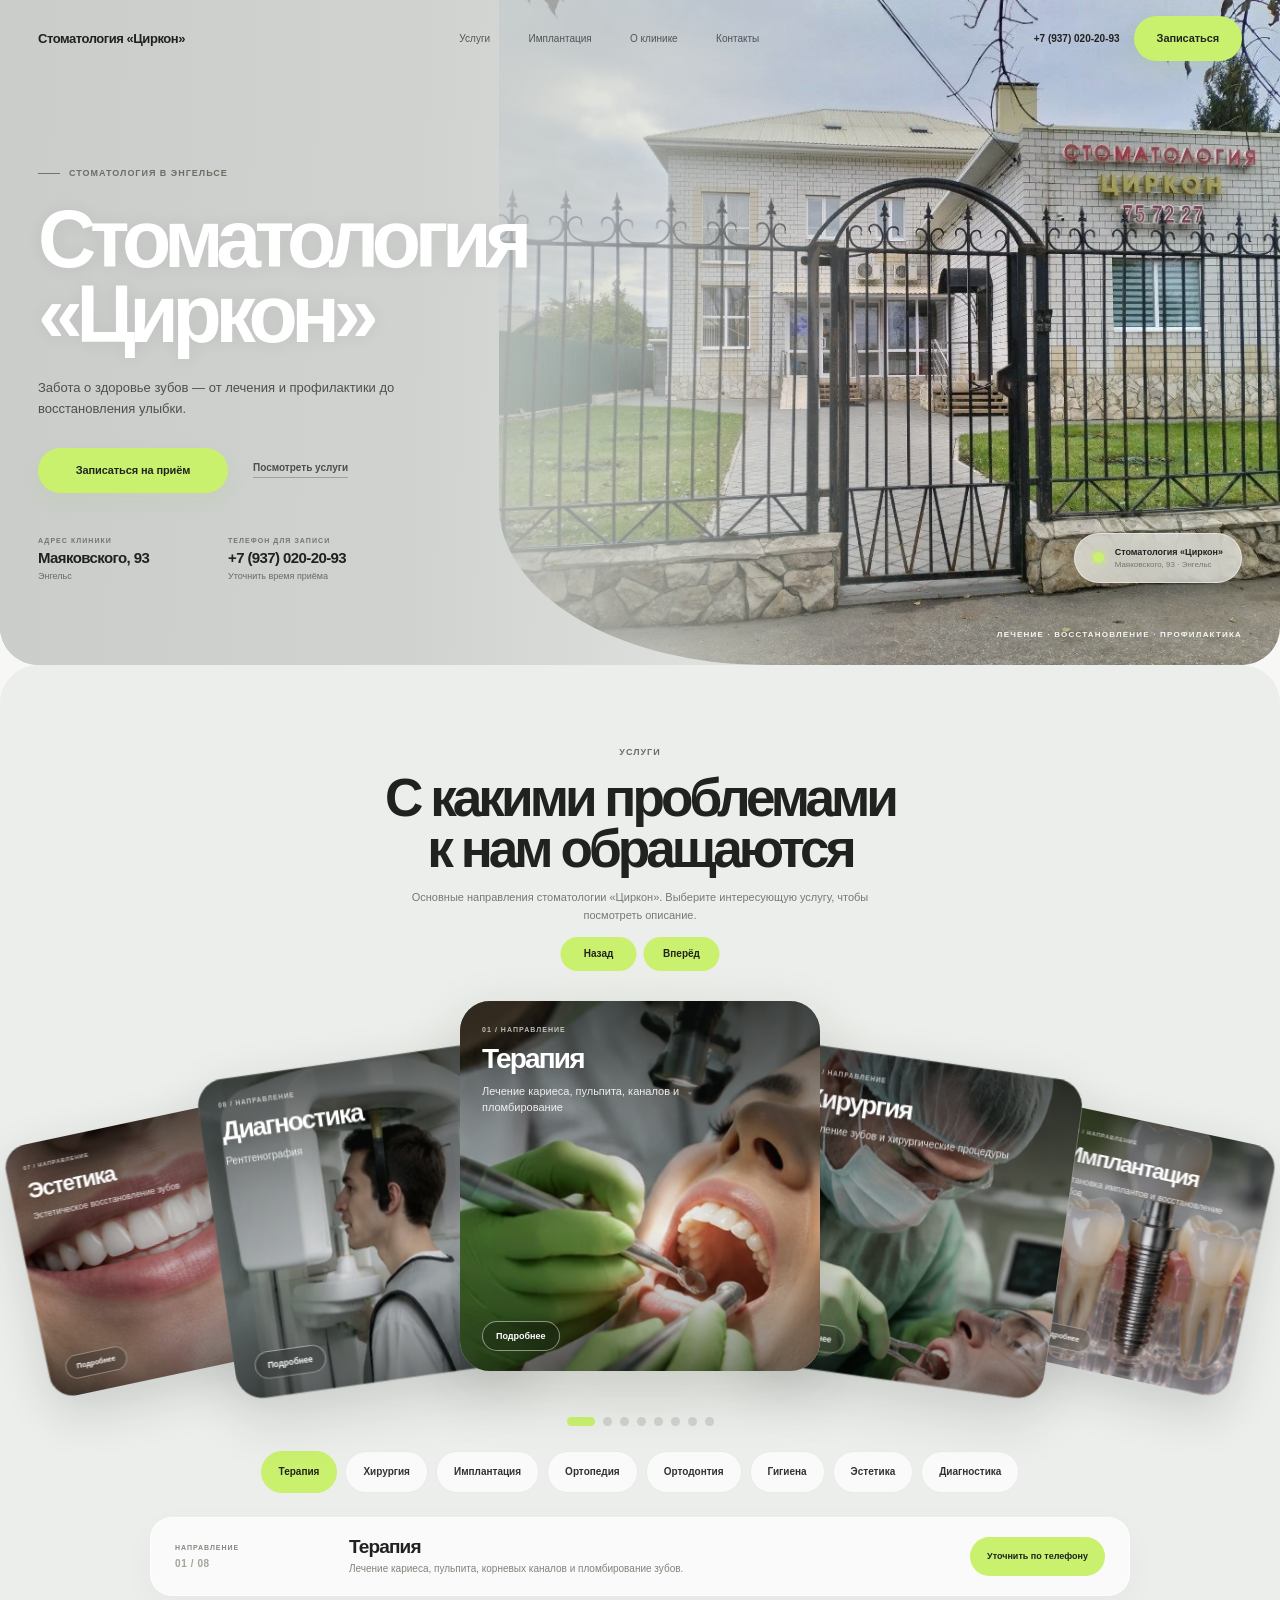
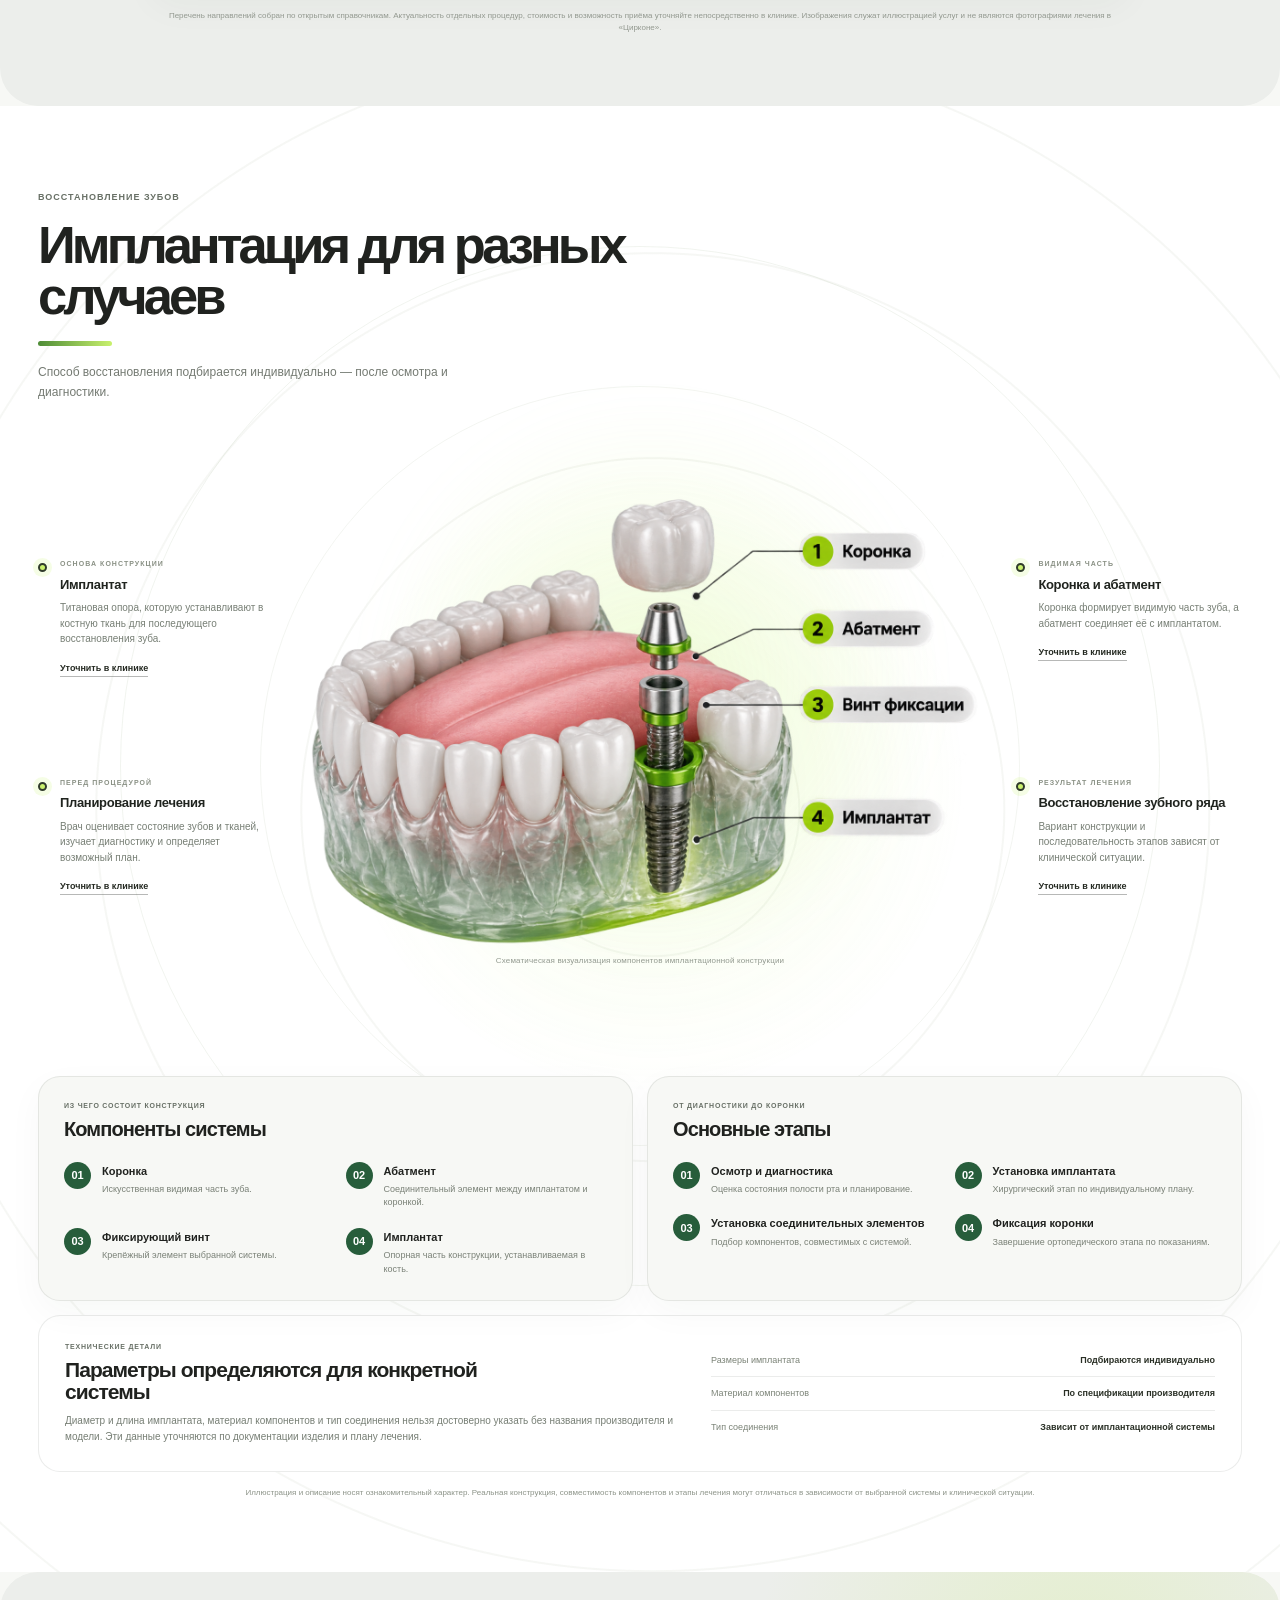
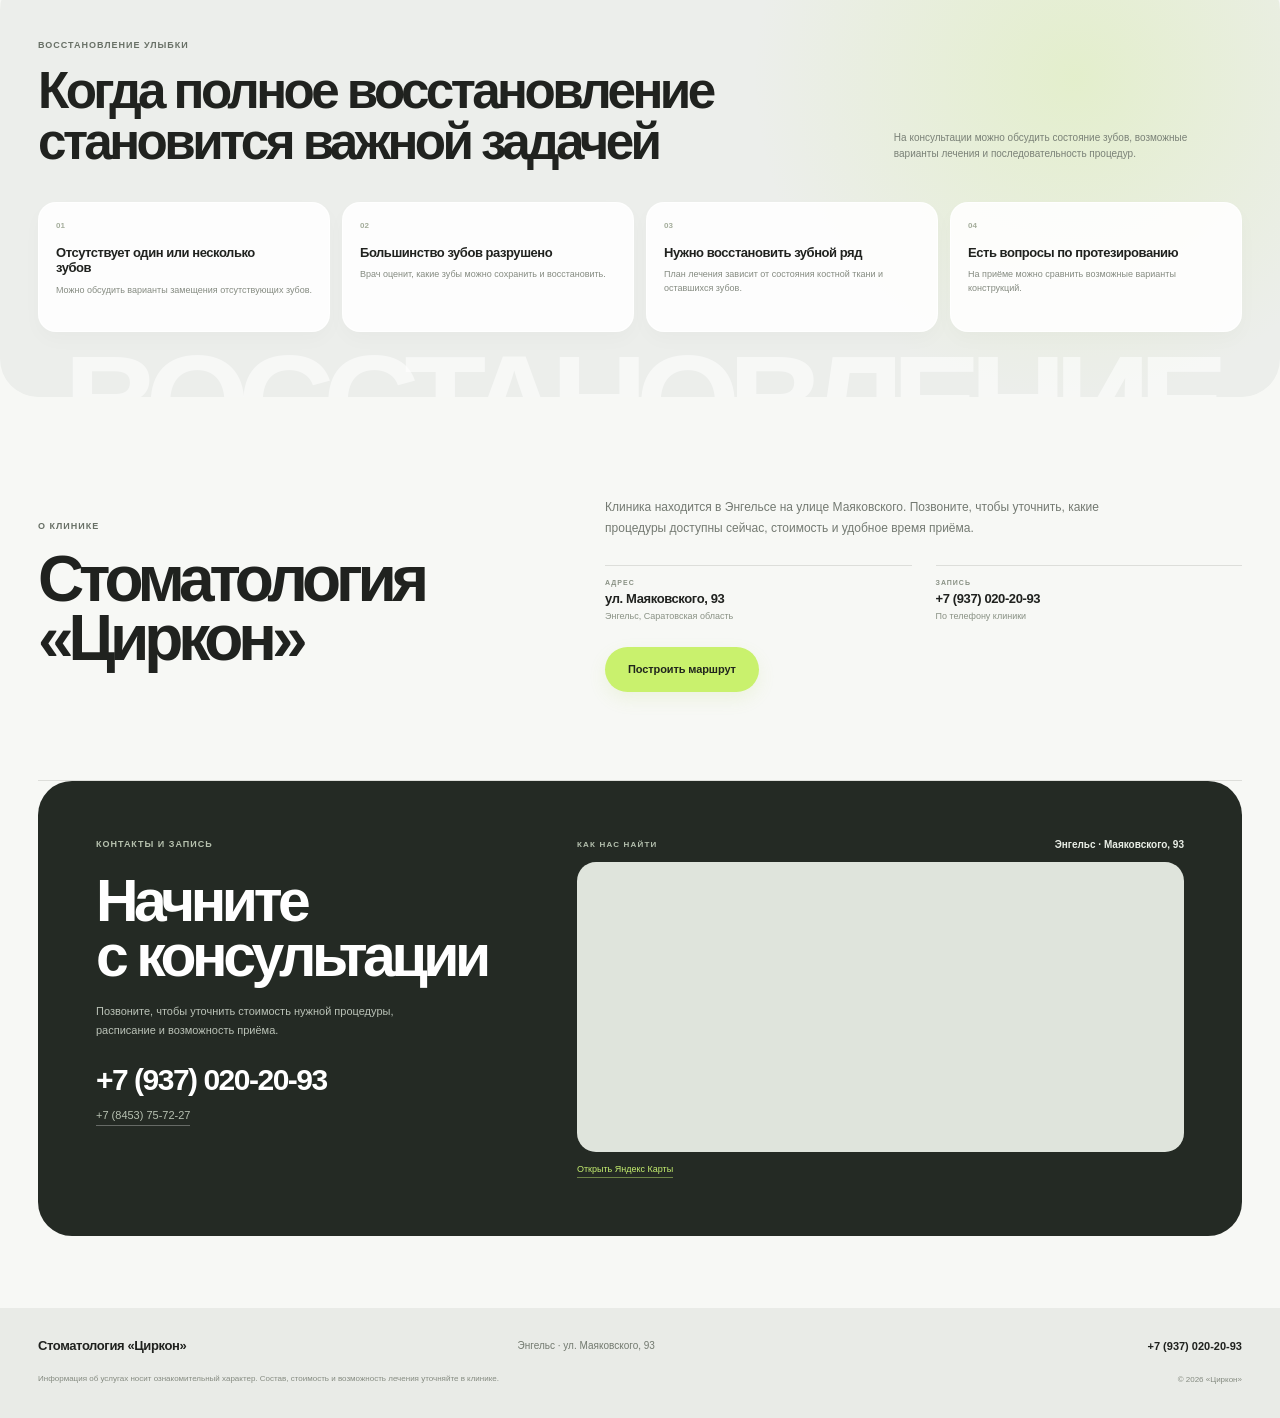
<file: index.html>
<!doctype html>
<html lang="ru">
<head>
  <meta charset="utf-8">
  <meta name="viewport" content="width=device-width, initial-scale=1">
  <meta name="theme-color" content="#e8e9e6">
  <meta name="description" content="Стоматология «Циркон» в Энгельсе. Лечение зубов, хирургия, имплантация, протезирование, ортодонтия и профессиональная гигиена. Запись по телефону.">
  <meta property="og:type" content="website">
  <meta property="og:title" content="Стоматология «Циркон» — Энгельс">
  <meta property="og:description" content="Основные направления стоматологии «Циркон», контакты и запись на приём в Энгельсе.">
  <meta property="og:image" content="assets/clinic-facade.webp">
  <title>Стоматология «Циркон» — Энгельс</title>
  <link rel="preload" as="image" href="assets/clinic-facade.webp" fetchpriority="high">
  <link rel="preload" as="image" href="assets/implant-exploded.png">
  <link rel="stylesheet" href="styles.css">
  <script type="application/ld+json">
  {
    "@context": "https://schema.org",
    "@type": "Dentist",
    "name": "Стоматология Циркон",
    "address": {
      "@type": "PostalAddress",
      "streetAddress": "улица Маяковского, 93",
      "addressLocality": "Энгельс",
      "addressRegion": "Саратовская область",
      "addressCountry": "RU"
    },
    "telephone": ["+7-937-020-20-93", "+7-8453-75-72-27"]
  }
  </script>
</head>
<body>
  <a class="skip-link" href="#main">Перейти к содержимому</a>

  <header class="site-header" id="top">
    <div class="header-inner">
      <a class="brand-name" href="#top">Стоматология «Циркон»</a>
      <nav class="desktop-nav" aria-label="Главная навигация">
        <a href="#services">Услуги</a>
        <a href="#implant">Имплантация</a>
        <a href="#clinic">О клинике</a>
        <a href="#contacts">Контакты</a>
      </nav>
      <div class="header-actions">
        <a class="header-phone" href="tel:+79370202093">+7 (937) 020-20-93</a>
        <a class="button button-lime header-cta" href="tel:+79370202093">Записаться</a>
        <button class="menu-toggle" type="button" aria-expanded="false" aria-controls="mobile-nav">Меню</button>
      </div>
    </div>
    <nav class="mobile-nav" id="mobile-nav" aria-label="Мобильная навигация" hidden>
      <a href="#services">Услуги</a>
      <a href="#implant">Имплантация</a>
      <a href="#clinic">О клинике</a>
      <a href="#contacts">Контакты</a>
      <a class="mobile-nav-phone" href="tel:+79370202093">Позвонить в клинику</a>
    </nav>
  </header>

  <main id="main">
    <section class="hero" aria-labelledby="hero-title">
      <div class="hero-photo" aria-hidden="true">
        <img src="assets/clinic-facade.webp" alt="" width="956" height="720" fetchpriority="high">
      </div>
      <div class="hero-shade"></div>
      <div class="hero-content">
        <p class="eyebrow"><span class="eyebrow-line"></span> СТОМАТОЛОГИЯ В ЭНГЕЛЬСЕ</p>
        <h1 id="hero-title">Стоматология<br><span>«Циркон»</span></h1>
        <p class="hero-description">Забота о здоровье зубов — от лечения и профилактики до восстановления улыбки.</p>
        <div class="hero-actions">
          <a class="button button-lime" href="tel:+79370202093">Записаться на приём</a>
          <a class="hero-secondary" href="#services">Посмотреть услуги</a>
        </div>
        <div class="hero-details">
          <div class="hero-detail">
            <span class="detail-kicker">АДРЕС КЛИНИКИ</span>
            <strong>Маяковского, 93</strong>
            <span>Энгельс</span>
          </div>
          <div class="hero-detail">
            <span class="detail-kicker">ТЕЛЕФОН ДЛЯ ЗАПИСИ</span>
            <strong><a href="tel:+79370202093">+7 (937) 020-20-93</a></strong>
            <span>Уточнить время приёма</span>
          </div>
        </div>
      </div>
      <div class="hero-photo-note"><span class="note-dot"></span><span><strong>Стоматология «Циркон»</strong><small>Маяковского, 93 · Энгельс</small></span></div>
      <div class="hero-bottom-label">ЛЕЧЕНИЕ · ВОССТАНОВЛЕНИЕ · ПРОФИЛАКТИКА</div>
    </section>

    <section class="services-section service-carousel-section" id="services" aria-labelledby="services-title">
      <div class="service-section-inner">
        <div class="section-heading centered service-carousel-heading">
          <p class="eyebrow">УСЛУГИ</p>
          <h2 id="services-title">С какими проблемами<br>к нам обращаются</h2>
          <p class="section-intro">Основные направления стоматологии «Циркон». Выберите интересующую услугу, чтобы посмотреть описание.</p>
        </div>

        <div class="service-carousel" data-service-carousel>
          <div class="service-carousel-stage" aria-label="Карусель стоматологических услуг">
            <div class="service-carousel-controls">
              <button class="service-carousel-control" type="button" data-carousel-prev aria-label="Предыдущая услуга">Назад</button>
              <button class="service-carousel-control" type="button" data-carousel-next aria-label="Следующая услуга">Вперёд</button>
            </div>

            <div class="service-carousel-track" data-carousel-track>
              <article class="service-slide" data-slide="0" data-title="Терапия" data-description="Лечение кариеса, пульпита, корневых каналов и пломбирование зубов.">
                <button class="service-card" type="button" aria-pressed="true">
                  <img src="assets/services/therapy.webp" alt="Иллюстрация терапевтического лечения зуба" loading="lazy" width="720" height="900">
                  <span class="service-card-shade"></span>
                  <span class="service-card-copy"><span class="service-card-kicker">01 / НАПРАВЛЕНИЕ</span><strong>Терапия</strong><span class="service-card-description">Лечение кариеса, пульпита, каналов и пломбирование</span><span class="service-card-more">Подробнее</span></span>
                </button>
              </article>

              <article class="service-slide" data-slide="1" data-title="Хирургия" data-description="Удаление зубов и другие хирургические процедуры. Необходимость вмешательства определяет врач после осмотра.">
                <button class="service-card" type="button" aria-pressed="false">
                  <img src="assets/services/surgery.webp" alt="Иллюстрация стоматологического хирургического приёма" loading="lazy" width="720" height="900">
                  <span class="service-card-shade"></span>
                  <span class="service-card-copy"><span class="service-card-kicker">02 / НАПРАВЛЕНИЕ</span><strong>Хирургия</strong><span class="service-card-description">Удаление зубов и хирургические процедуры</span><span class="service-card-more">Подробнее</span></span>
                </button>
              </article>

              <article class="service-slide" data-slide="2" data-title="Имплантация" data-description="Установка зубных имплантов для восстановления отсутствующих зубов. Подходящий вариант определяется после диагностики.">
                <button class="service-card" type="button" aria-pressed="false">
                  <img src="assets/services/implantation.webp" alt="Иллюстрация зубного импланта и коронки" loading="lazy" width="720" height="900">
                  <span class="service-card-shade"></span>
                  <span class="service-card-copy"><span class="service-card-kicker">03 / НАПРАВЛЕНИЕ</span><strong>Имплантация</strong><span class="service-card-description">Установка имплантов и восстановление зубов</span><span class="service-card-more">Подробнее</span></span>
                </button>
              </article>

              <article class="service-slide" data-slide="3" data-title="Ортопедия" data-description="Восстановление зубов с помощью коронок и других ортопедических конструкций.">
                <button class="service-card" type="button" aria-pressed="false">
                  <img src="assets/services/orthopedics.webp" alt="Иллюстрация керамических зубных коронок" loading="lazy" width="720" height="900">
                  <span class="service-card-shade"></span>
                  <span class="service-card-copy"><span class="service-card-kicker">04 / НАПРАВЛЕНИЕ</span><strong>Ортопедия</strong><span class="service-card-description">Коронки и протезирование</span><span class="service-card-more">Подробнее</span></span>
                </button>
              </article>

              <article class="service-slide" data-slide="4" data-title="Ортодонтия" data-description="Коррекция положения зубов с помощью брекет-систем. Возможность лечения уточняется на консультации.">
                <button class="service-card" type="button" aria-pressed="false">
                  <img src="assets/services/orthodontics.webp" alt="Иллюстрация зубов с брекет-системой" loading="lazy" width="720" height="900">
                  <span class="service-card-shade"></span>
                  <span class="service-card-copy"><span class="service-card-kicker">05 / НАПРАВЛЕНИЕ</span><strong>Ортодонтия</strong><span class="service-card-description">Брекет-системы</span><span class="service-card-more">Подробнее</span></span>
                </button>
              </article>

              <article class="service-slide" data-slide="5" data-title="Гигиена" data-description="Профессиональная чистка зубов и удаление зубных отложений. Состав процедуры подбирается по состоянию полости рта.">
                <button class="service-card" type="button" aria-pressed="false">
                  <img src="assets/services/hygiene.webp" alt="Иллюстрация профессиональной гигиены зубов" loading="lazy" width="720" height="900">
                  <span class="service-card-shade"></span>
                  <span class="service-card-copy"><span class="service-card-kicker">06 / НАПРАВЛЕНИЕ</span><strong>Гигиена</strong><span class="service-card-description">Профессиональная чистка</span><span class="service-card-more">Подробнее</span></span>
                </button>
              </article>

              <article class="service-slide" data-slide="6" data-title="Эстетика" data-description="Эстетическое восстановление зубов. Конкретные методы и ожидаемый результат обсуждаются с врачом.">
                <button class="service-card" type="button" aria-pressed="false">
                  <img src="assets/services/aesthetics.webp" alt="Иллюстрация эстетического восстановления зубов" loading="lazy" width="720" height="900">
                  <span class="service-card-shade"></span>
                  <span class="service-card-copy"><span class="service-card-kicker">07 / НАПРАВЛЕНИЕ</span><strong>Эстетика</strong><span class="service-card-description">Эстетическое восстановление зубов</span><span class="service-card-more">Подробнее</span></span>
                </button>
              </article>

              <article class="service-slide" data-slide="7" data-title="Диагностика" data-description="Рентгенография для оценки состояния зубов и планирования дальнейшего лечения по показаниям.">
                <button class="service-card" type="button" aria-pressed="false">
                  <img src="assets/services/diagnostics.webp" alt="Иллюстрация рентгеновского снимка зубов" loading="lazy" width="720" height="900">
                  <span class="service-card-shade"></span>
                  <span class="service-card-copy"><span class="service-card-kicker">08 / НАПРАВЛЕНИЕ</span><strong>Диагностика</strong><span class="service-card-description">Рентгенография</span><span class="service-card-more">Подробнее</span></span>
                </button>
              </article>
            </div>

          </div>

          <div class="service-carousel-dots" role="tablist" aria-label="Выбор направления">
            <button type="button" data-service-dot="0" aria-label="Терапия" aria-current="true"></button>
            <button type="button" data-service-dot="1" aria-label="Хирургия" aria-current="false"></button>
            <button type="button" data-service-dot="2" aria-label="Имплантация" aria-current="false"></button>
            <button type="button" data-service-dot="3" aria-label="Ортопедия" aria-current="false"></button>
            <button type="button" data-service-dot="4" aria-label="Ортодонтия" aria-current="false"></button>
            <button type="button" data-service-dot="5" aria-label="Гигиена" aria-current="false"></button>
            <button type="button" data-service-dot="6" aria-label="Эстетика" aria-current="false"></button>
            <button type="button" data-service-dot="7" aria-label="Диагностика" aria-current="false"></button>
          </div>

          <div class="service-category-nav" role="tablist" aria-label="Направления стоматологии">
            <button type="button" data-service-tab="0" aria-selected="true">Терапия</button>
            <button type="button" data-service-tab="1" aria-selected="false">Хирургия</button>
            <button type="button" data-service-tab="2" aria-selected="false">Имплантация</button>
            <button type="button" data-service-tab="3" aria-selected="false">Ортопедия</button>
            <button type="button" data-service-tab="4" aria-selected="false">Ортодонтия</button>
            <button type="button" data-service-tab="5" aria-selected="false">Гигиена</button>
            <button type="button" data-service-tab="6" aria-selected="false">Эстетика</button>
            <button type="button" data-service-tab="7" aria-selected="false">Диагностика</button>
          </div>

          <div class="service-active-info" aria-live="polite">
            <div class="service-active-index">НАПРАВЛЕНИЕ <span data-active-number>01 / 08</span></div>
            <div class="service-active-copy"><h3 data-active-title>Терапия</h3><p data-active-description>Лечение кариеса, пульпита, корневых каналов и пломбирование зубов.</p></div>
            <a class="service-active-link" href="tel:+79370202093">Уточнить по телефону</a>
          </div>
        </div>

        <p class="service-disclaimer">Перечень направлений собран по открытым справочникам. Актуальность отдельных процедур, стоимость и возможность приёма уточняйте непосредственно в клинике. Изображения служат иллюстрацией услуг и не являются фотографиями лечения в «Цирконе».</p>
      </div>
    </section>

    <section class="implant-section implant-detailed" id="implant" aria-labelledby="implant-title">
      <div class="implant-orbit implant-orbit-one" aria-hidden="true"></div>
      <div class="implant-orbit implant-orbit-two" aria-hidden="true"></div>

      <header class="implant-heading implant-detailed-heading">
        <p class="eyebrow">ВОССТАНОВЛЕНИЕ ЗУБОВ</p>
        <h2 id="implant-title">Имплантация для разных<br>случаев</h2>
        <span class="implant-heading-accent" aria-hidden="true"></span>
        <p>Способ восстановления подбирается индивидуально — после осмотра и диагностики.</p>
      </header>

      <div class="implant-layout">
        <div class="implant-features implant-features-left">
          <article class="implant-feature">
            <span class="implant-feature-dot" aria-hidden="true"></span>
            <div>
              <span class="implant-feature-kicker">ОСНОВА КОНСТРУКЦИИ</span>
              <h3>Имплантат</h3>
              <p>Титановая опора, которую устанавливают в костную ткань для последующего восстановления зуба.</p>
              <a href="#contacts">Уточнить в клинике</a>
            </div>
          </article>
          <article class="implant-feature">
            <span class="implant-feature-dot" aria-hidden="true"></span>
            <div>
              <span class="implant-feature-kicker">ПЕРЕД ПРОЦЕДУРОЙ</span>
              <h3>Планирование лечения</h3>
              <p>Врач оценивает состояние зубов и тканей, изучает диагностику и определяет возможный план.</p>
              <a href="#contacts">Уточнить в клинике</a>
            </div>
          </article>
        </div>

        <figure class="implant-art">
          <img src="assets/implant-exploded.png" alt="Взрывная схема зубного импланта на прозрачном фоне: коронка, абатмент, фиксирующий винт и титановый имплантат с обозначениями" width="1536" height="1024" loading="lazy" decoding="async">
          <figcaption>Схематическая визуализация компонентов имплантационной конструкции</figcaption>
        </figure>

        <div class="implant-features implant-features-right">
          <article class="implant-feature">
            <span class="implant-feature-dot" aria-hidden="true"></span>
            <div>
              <span class="implant-feature-kicker">ВИДИМАЯ ЧАСТЬ</span>
              <h3>Коронка и абатмент</h3>
              <p>Коронка формирует видимую часть зуба, а абатмент соединяет её с имплантатом.</p>
              <a href="#contacts">Уточнить в клинике</a>
            </div>
          </article>
          <article class="implant-feature">
            <span class="implant-feature-dot" aria-hidden="true"></span>
            <div>
              <span class="implant-feature-kicker">РЕЗУЛЬТАТ ЛЕЧЕНИЯ</span>
              <h3>Восстановление зубного ряда</h3>
              <p>Вариант конструкции и последовательность этапов зависят от клинической ситуации.</p>
              <a href="#contacts">Уточнить в клинике</a>
            </div>
          </article>
        </div>
      </div>

      <div class="implant-detail-grid">
        <article class="implant-detail-panel implant-components-panel">
          <div class="implant-panel-heading">
            <p class="eyebrow">ИЗ ЧЕГО СОСТОИТ КОНСТРУКЦИЯ</p>
            <h3>Компоненты системы</h3>
          </div>
          <div class="implant-components-grid">
            <div class="implant-component"><span>01</span><div><strong>Коронка</strong><p>Искусственная видимая часть зуба.</p></div></div>
            <div class="implant-component"><span>02</span><div><strong>Абатмент</strong><p>Соединительный элемент между имплантатом и коронкой.</p></div></div>
            <div class="implant-component"><span>03</span><div><strong>Фиксирующий винт</strong><p>Крепёжный элемент выбранной системы.</p></div></div>
            <div class="implant-component"><span>04</span><div><strong>Имплантат</strong><p>Опорная часть конструкции, устанавливаемая в кость.</p></div></div>
          </div>
        </article>

        <article class="implant-detail-panel implant-process-panel">
          <div class="implant-panel-heading">
            <p class="eyebrow">ОТ ДИАГНОСТИКИ ДО КОРОНКИ</p>
            <h3>Основные этапы</h3>
          </div>
          <ol class="implant-process-list">
            <li><span>01</span><div><strong>Осмотр и диагностика</strong><p>Оценка состояния полости рта и планирование.</p></div></li>
            <li><span>02</span><div><strong>Установка имплантата</strong><p>Хирургический этап по индивидуальному плану.</p></div></li>
            <li><span>03</span><div><strong>Установка соединительных элементов</strong><p>Подбор компонентов, совместимых с системой.</p></div></li>
            <li><span>04</span><div><strong>Фиксация коронки</strong><p>Завершение ортопедического этапа по показаниям.</p></div></li>
          </ol>
        </article>
      </div>

      <div class="implant-tech-note">
        <div class="implant-tech-copy">
          <p class="eyebrow">ТЕХНИЧЕСКИЕ ДЕТАЛИ</p>
          <h3>Параметры определяются для конкретной системы</h3>
          <p>Диаметр и длина имплантата, материал компонентов и тип соединения нельзя достоверно указать без названия производителя и модели. Эти данные уточняются по документации изделия и плану лечения.</p>
        </div>
        <dl class="implant-tech-list">
          <div><dt>Размеры имплантата</dt><dd>Подбираются индивидуально</dd></div>
          <div><dt>Материал компонентов</dt><dd>По спецификации производителя</dd></div>
          <div><dt>Тип соединения</dt><dd>Зависит от имплантационной системы</dd></div>
        </dl>
      </div>
      <p class="implant-disclaimer">Иллюстрация и описание носят ознакомительный характер. Реальная конструкция, совместимость компонентов и этапы лечения могут отличаться в зависимости от выбранной системы и клинической ситуации.</p>
    </section>

    <section class="recovery-section" aria-labelledby="recovery-title">
      <div class="recovery-heading">
        <div>
          <p class="eyebrow">ВОССТАНОВЛЕНИЕ УЛЫБКИ</p>
          <h2 id="recovery-title">Когда полное восстановление<br>становится важной задачей</h2>
        </div>
        <p>На консультации можно обсудить состояние зубов, возможные варианты лечения и последовательность процедур.</p>
      </div>
      <div class="recovery-cards">
        <article class="recovery-card"><span>01</span><strong>Отсутствует один или несколько зубов</strong><p>Можно обсудить варианты замещения отсутствующих зубов.</p></article>
        <article class="recovery-card"><span>02</span><strong>Большинство зубов разрушено</strong><p>Врач оценит, какие зубы можно сохранить и восстановить.</p></article>
        <article class="recovery-card"><span>03</span><strong>Нужно восстановить зубной ряд</strong><p>План лечения зависит от состояния костной ткани и оставшихся зубов.</p></article>
        <article class="recovery-card"><span>04</span><strong>Есть вопросы по протезированию</strong><p>На приёме можно сравнить возможные варианты конструкций.</p></article>
      </div>
      <div class="recovery-watermark" aria-hidden="true">ВОССТАНОВЛЕНИЕ</div>
    </section>

    <section class="clinic-section" id="clinic" aria-labelledby="clinic-title">
      <div class="clinic-copy">
        <p class="eyebrow">О КЛИНИКЕ</p>
        <h2 id="clinic-title">Стоматология<br>«Циркон»</h2>
      </div>
      <div class="clinic-info">
        <p>Клиника находится в Энгельсе на улице Маяковского. Позвоните, чтобы уточнить, какие процедуры доступны сейчас, стоимость и удобное время приёма.</p>
        <div class="clinic-facts">
          <div><span>АДРЕС</span><strong>ул. Маяковского, 93</strong><small>Энгельс, Саратовская область</small></div>
          <div><span>ЗАПИСЬ</span><strong>+7 (937) 020-20-93</strong><small>По телефону клиники</small></div>
        </div>
        <a class="button button-lime" href="https://yandex.ru/maps/194/saratov/?ll=46.118847%2C51.485531&mode=poi&poi%5Bpoint%5D=46.117825%2C51.485263&poi%5Buri%5D=ymapsbm1%3A%2F%2Forg%3Foid%3D1396593733&z=18.52" target="_blank" rel="noopener noreferrer">Построить маршрут</a>
      </div>
    </section>

    <section class="contact-section" id="contacts" aria-labelledby="contacts-title">
      <div class="contact-copy">
        <p class="eyebrow">КОНТАКТЫ И ЗАПИСЬ</p>
        <h2 id="contacts-title">Начните<br>с консультации</h2>
        <p>Позвоните, чтобы уточнить стоимость нужной процедуры, расписание и возможность приёма.</p>
        <a class="contact-phone" href="tel:+79370202093">+7 (937) 020-20-93</a>
        <a class="contact-secondary-phone" href="tel:+78453757227">+7 (8453) 75-72-27</a>
      </div>
      <div class="contact-map-wrap">
        <div class="map-topline"><span>КАК НАС НАЙТИ</span><strong>Энгельс · Маяковского, 93</strong></div>
        <div class="map-frame"><iframe title="Карта: стоматология Циркон, Энгельс, улица Маяковского, 93" src="https://yandex.ru/map-widget/v1/?ll=46.117825%2C51.485263&mode=search&oid=1396593733&ol=biz&z=16"  referrerpolicy="no-referrer-when-downgrade" allowfullscreen></iframe></div>
        <a class="map-link" href="https://yandex.ru/maps/194/saratov/?ll=46.118847%2C51.485531&mode=poi&poi%5Bpoint%5D=46.117825%2C51.485263&poi%5Buri%5D=ymapsbm1%3A%2F%2Forg%3Foid%3D1396593733&z=18.52" target="_blank" rel="noopener noreferrer">Открыть Яндекс Карты</a>
      </div>
    </section>
  </main>

  <footer class="site-footer">
    <div class="footer-inner">
      <a class="footer-name" href="#top">Стоматология «Циркон»</a>
      <span>Энгельс · ул. Маяковского, 93</span>
      <a href="tel:+79370202093">+7 (937) 020-20-93</a>
      <small>Информация об услугах носит ознакомительный характер. Состав, стоимость и возможность лечения уточняйте в клинике.</small>
      <span class="copyright">© <span id="year">2026</span> «Циркон»</span>
    </div>
  </footer>

  <div class="consult-bar" aria-label="Запись на консультацию">
    <span>Хотите обсудить варианты лечения?</span>
    <a href="tel:+79370202093">Получить консультацию</a>
  </div>

  <script src="script.js" defer></script>
</body>
</html>
</file>
<file: styles.css>
:root {
  --ink: #20221f;
  --muted: #747a72;
  --lime: #c9f16d;
  --lime-dark: #b6df58;
  --paper: #f7f8f5;
  --fog: #e9ebe8;
  --line: rgba(32, 34, 31, .12);
  --page: 1320px;
  font-family: Inter, "Inter Display", Arial, sans-serif;
  color: var(--ink);
  background: var(--paper);
  font-synthesis: none;
  text-rendering: optimizeLegibility;
  -webkit-font-smoothing: antialiased;
  -moz-osx-font-smoothing: grayscale;
}

* { box-sizing: border-box; }
html { scroll-behavior: smooth; scroll-padding-top: 88px; }
body { margin: 0; min-width: 320px; background: var(--paper); overflow-x: hidden; }
a { color: inherit; text-decoration: none; }
button { font: inherit; }
img { display: block; max-width: 100%; }
::selection { background: var(--lime); color: var(--ink); }

.skip-link { position: absolute; left: 12px; top: -60px; z-index: 200; padding: 12px 16px; background: var(--lime); border-radius: 8px; }
.skip-link:focus { top: 12px; }

.site-header { position: absolute; z-index: 30; inset: 0 0 auto; color: #20221f; }
.header-inner { width: calc(100% - 76px); max-width: var(--page); height: 76px; margin: 0 auto; display: flex; align-items: center; justify-content: space-between; gap: 28px; }
.brand-name { font-size: 13px; font-weight: 650; letter-spacing: -.035em; white-space: nowrap; }
.desktop-nav { display: flex; align-items: center; gap: clamp(20px, 3vw, 43px); margin-left: auto; margin-right: auto; }
.desktop-nav a { font-size: 10px; color: rgba(32,34,31,.7); transition: color .2s ease; }
.desktop-nav a:hover { color: #111; }
.header-actions { display: flex; align-items: center; gap: 14px; }
.header-phone { font-size: 10px; font-weight: 600; white-space: nowrap; }
.button { min-height: 45px; padding: 0 23px; display: inline-flex; align-items: center; justify-content: center; border: 0; border-radius: 999px; font-size: 11px; font-weight: 700; letter-spacing: -.01em; transition: transform .2s ease, background .2s ease, box-shadow .2s ease; }
.button:hover { transform: translateY(-2px); }
.button-lime { background: var(--lime); color: #20251d; box-shadow: 0 7px 18px rgba(164, 206, 75, .12); }
.button-lime:hover { background: #d4f68a; box-shadow: 0 10px 24px rgba(164, 206, 75, .22); }
.menu-toggle, .mobile-nav { display: none; }

.hero { position: relative; min-height: 650px; isolation: isolate; overflow: hidden; background: #d4d6d3; border-radius: 0 0 38px 38px; }
.hero::before { content: ""; position: absolute; z-index: -1; inset: 0; background: linear-gradient(110deg, #c5c8c5 0%, #dfe1de 46%, #eef0ed 100%); }
.hero::after { content: ""; position: absolute; z-index: 1; inset: 0; pointer-events: none; background: linear-gradient(90deg, rgba(202,205,202,.98) 0%, rgba(207,210,207,.94) 32%, rgba(216,219,215,.56) 53%, rgba(216,219,215,0) 72%); }
.hero-photo { position: absolute; z-index: 0; right: 0; top: 0; bottom: 0; width: 61%; overflow: hidden; border-bottom-left-radius: 34% 24%; }
.hero-photo img { width: 100%; height: 100%; object-fit: cover; object-position: 51% 50%; filter: saturate(.78) contrast(.96); }
.hero-content { position: relative; z-index: 3; width: calc(100% - 76px); max-width: var(--page); min-height: 650px; margin: 0 auto; padding-top: 168px; padding-bottom: 84px; display: flex; flex-direction: column; align-items: flex-start; }
.eyebrow { display: flex; align-items: center; gap: 9px; margin: 0 0 22px; font-size: 9px; line-height: 1.3; font-weight: 700; letter-spacing: .11em; color: #687066; }
.eyebrow-line { width: 22px; height: 1px; background: #6e776b; }
.hero h1 { max-width: 610px; margin: 0; font-size: clamp(52px, 6.3vw, 86px); line-height: .93; letter-spacing: -.078em; font-weight: 570; color: #fff; text-shadow: 0 1px 18px rgba(30,34,31,.07); }
.hero h1 span { color: #fff; }
.hero-description { max-width: 390px; margin: 25px 0 0; font-size: 13px; line-height: 1.65; color: rgba(37,41,37,.76); }
.hero-actions { display: flex; align-items: center; gap: 25px; margin-top: 28px; }
.hero-actions .button { min-width: 190px; }
.hero-secondary { font-size: 10px; font-weight: 650; color: rgba(32,34,31,.74); border-bottom: 1px solid rgba(32,34,31,.28); padding-bottom: 4px; }
.hero-secondary:hover { border-color: var(--ink); color: var(--ink); }
.hero-details { display: flex; gap: 40px; margin-top: auto; padding-top: 44px; }
.hero-detail { display: grid; gap: 5px; min-width: 150px; }
.detail-kicker { font-size: 7px; font-weight: 800; letter-spacing: .15em; color: rgba(37,41,37,.54); }
.hero-detail strong { font-size: 15px; font-weight: 650; letter-spacing: -.04em; }
.hero-detail > span:last-child { font-size: 9px; color: rgba(37,41,37,.6); }
.hero-photo-note { position: absolute; z-index: 4; right: max(38px, calc((100vw - var(--page)) / 2)); bottom: 82px; display: flex; align-items: center; gap: 11px; padding: 13px 18px; border: 1px solid rgba(255,255,255,.48); border-radius: 999px; background: rgba(245,247,242,.68); backdrop-filter: blur(14px); box-shadow: 0 12px 36px rgba(35,40,34,.08); }
.note-dot { width: 11px; height: 11px; flex: 0 0 auto; border-radius: 50%; background: var(--lime); box-shadow: 0 0 0 5px rgba(201,241,109,.2); }
.hero-photo-note strong, .hero-photo-note small { display: block; }
.hero-photo-note strong { font-size: 9px; font-weight: 750; }
.hero-photo-note small { margin-top: 3px; font-size: 8px; color: #72786f; }
.hero-bottom-label { position: absolute; z-index: 4; right: max(38px, calc((100vw - var(--page)) / 2)); bottom: 26px; color: rgba(255,255,255,.9); font-size: 8px; font-weight: 750; letter-spacing: .15em; }

.services-section { position: relative; margin: 0 auto; padding: 76px max(38px, calc((100vw - var(--page)) / 2)) 78px; overflow: hidden; background: #eceeeb; border-radius: 38px; }
.section-heading { max-width: 660px; margin: 0 auto; }
.section-heading.centered { text-align: center; }
.section-heading .eyebrow { justify-content: center; margin-bottom: 15px; }
.section-heading h2 { margin: 0; font-size: clamp(34px, 4vw, 54px); line-height: .99; letter-spacing: -.07em; font-weight: 590; }
.section-intro { max-width: 430px; margin: 16px auto 0; font-size: 11px; line-height: 1.65; color: var(--muted); }
.collage-stage { position: relative; height: 435px; max-width: 1240px; margin: 30px auto 18px; }
.collage-card { position: absolute; display: block; overflow: hidden; height: 340px; border-radius: 30px; background: #d7dbd3; box-shadow: 0 26px 54px rgba(40,45,39,.15); transition: transform .45s cubic-bezier(.2,.75,.25,1), box-shadow .35s ease; }
.collage-card img { width: 100%; height: 100%; object-fit: cover; transition: transform .6s ease; }
.collage-card:hover { z-index: 8; box-shadow: 0 34px 70px rgba(40,45,39,.2); }
.collage-card:hover img { transform: scale(1.055); }
.collage-card-smile { z-index: 1; left: 4%; top: 74px; width: 30%; transform: rotate(-9deg); }
.collage-card-smile:hover { transform: rotate(-5deg) translateY(-7px); }
.collage-card-treatment { z-index: 3; left: 34%; top: 12px; width: 31%; height: 365px; transform: rotate(0deg); }
.collage-card-treatment:hover { transform: translateY(-7px); }
.collage-card-implant { z-index: 2; right: 3%; top: 73px; width: 30%; transform: rotate(9deg); }
.collage-card-implant:hover { transform: rotate(5deg) translateY(-7px); }
.collage-card-smile img { object-position: center; }
.collage-card-treatment img { object-position: center; }
.collage-card-implant img { object-position: center; }
.collage-card::after { content: ""; position: absolute; inset: 40% 0 0; background: linear-gradient(180deg, transparent, rgba(15,20,17,.7)); pointer-events: none; }
.collage-label { position: absolute; z-index: 2; left: 18px; right: 18px; bottom: 17px; display: block; padding: 13px 15px; border: 1px solid rgba(255,255,255,.25); border-radius: 16px; background: rgba(28,33,29,.42); backdrop-filter: blur(12px); color: #fff; }
.collage-label small { display: block; margin-bottom: 5px; font-size: 7px; font-weight: 750; letter-spacing: .13em; opacity: .72; }
.collage-label strong { display: block; max-width: 240px; font-size: 14px; line-height: 1.12; letter-spacing: -.04em; font-weight: 620; }
.service-list-wrap { position: relative; z-index: 4; max-width: 1160px; margin: 0 auto; padding-top: 16px; }
.service-list-title { margin: 0 0 17px; font-size: 9px; font-weight: 800; letter-spacing: .13em; color: #777e74; text-transform: uppercase; }
.service-list { display: grid; grid-template-columns: repeat(4, minmax(0,1fr)); column-gap: 28px; row-gap: 0; border-top: 1px solid var(--line); }
.service-list a { display: flex; align-items: flex-start; gap: 10px; padding: 13px 0; border-bottom: 1px solid var(--line); transition: color .2s ease; }
.service-list a:hover { color: #6f8f2f; }
.service-list a > span { padding-top: 2px; color: #98a18f; font-size: 8px; font-weight: 800; }
.service-list a div { display: grid; gap: 4px; }
.service-list a strong { font-size: 10px; line-height: 1.25; font-weight: 700; }
.service-list a small { font-size: 8px; line-height: 1.45; color: #858c81; font-weight: 450; }
.service-disclaimer { margin: 16px 0 0; font-size: 9px; line-height: 1.6; color: #878d84; }

.implant-section { position: relative; min-height: 820px; max-width: var(--page); margin: 0 auto; padding: 82px 38px 65px; overflow: hidden; background: #fff; }
.implant-heading { position: relative; z-index: 3; max-width: 650px; }
.implant-heading .eyebrow { margin-bottom: 16px; }
.implant-heading h2 { margin: 0; font-size: clamp(38px, 4.1vw, 52px); line-height: .99; letter-spacing: -.075em; font-weight: 590; }
.implant-heading > p:last-child { max-width: 335px; margin: 17px 0 0; font-size: 11px; line-height: 1.65; color: var(--muted); }
.implant-visual { position: absolute; z-index: 1; left: 54%; top: 44%; width: min(57%, 680px); transform: translate(-50%,-15%); pointer-events: none; }
.implant-visual::before { content: ""; position: absolute; z-index: -1; left: 17%; top: 15%; width: 66%; aspect-ratio: 1; border-radius: 50%; background: radial-gradient(circle, rgba(205,242,117,.45), rgba(205,242,117,.12) 48%, transparent 70%); filter: blur(10px); }
.implant-visual img { width: 100%; height: auto; }
.implant-callout { position: absolute; z-index: 4; display: flex; gap: 10px; width: 225px; }
.callout-dot { width: 8px; height: 8px; flex: 0 0 auto; margin-top: 4px; border: 2px solid #252a22; border-radius: 50%; background: var(--lime); box-shadow: 0 0 0 4px rgba(201,241,109,.2); }
.implant-callout strong { display: block; font-size: 11px; line-height: 1.2; font-weight: 750; }
.implant-callout p { margin: 7px 0 7px; font-size: 9px; line-height: 1.55; color: #81877e; }
.implant-callout a { font-size: 9px; font-weight: 700; border-bottom: 1px solid rgba(32,34,31,.25); padding-bottom: 2px; }
.implant-callout a:hover { border-color: var(--ink); }
.callout-one { top: 285px; left: 6%; }
.callout-two { top: 285px; right: 5%; }
.callout-three { bottom: 90px; left: 11%; }
.callout-four { bottom: 90px; right: 5%; }

.recovery-section { position: relative; max-width: 1440px; min-height: 420px; margin: 0 auto; padding: 68px max(38px, calc((100vw - var(--page)) / 2)) 65px; overflow: hidden; border-radius: 38px; background: #eceeeb; isolation: isolate; }
.recovery-section::before { content: ""; position: absolute; z-index: -1; right: -120px; top: -220px; width: 650px; height: 650px; border-radius: 50%; background: radial-gradient(circle, rgba(202,240,113,.25), transparent 70%); }
.recovery-heading { display: flex; justify-content: space-between; align-items: flex-end; gap: 40px; position: relative; z-index: 2; }
.recovery-heading .eyebrow { margin-bottom: 15px; }
.recovery-heading h2 { margin: 0; font-size: clamp(34px, 4vw, 52px); line-height: .99; letter-spacing: -.07em; font-weight: 590; }
.recovery-heading > p { max-width: 300px; margin: 0 4% 5px 0; font-size: 10px; line-height: 1.65; color: #7a8177; }
.recovery-cards { position: relative; z-index: 2; display: grid; grid-template-columns: repeat(4, minmax(0,1fr)); gap: 12px; margin-top: 34px; }
.recovery-card { min-height: 130px; padding: 18px 17px 16px; border: 1px solid rgba(255,255,255,.85); border-radius: 18px; background: rgba(255,255,255,.88); box-shadow: 0 8px 20px rgba(45,50,43,.025); }
.recovery-card > span { display: block; margin-bottom: 15px; font-size: 8px; font-weight: 800; color: #a4ad9b; }
.recovery-card strong { display: block; max-width: 220px; font-size: 13px; line-height: 1.2; letter-spacing: -.035em; }
.recovery-card p { margin: 8px 0 0; font-size: 9px; line-height: 1.5; color: #858b81; }
.recovery-watermark { position: absolute; z-index: 0; left: 2%; bottom: -70px; font-size: clamp(90px, 17vw, 230px); font-weight: 800; letter-spacing: -.09em; line-height: .8; color: rgba(255,255,255,.56); white-space: nowrap; pointer-events: none; }

.clinic-section { width: calc(100% - 76px); max-width: var(--page); margin: 0 auto; padding: 100px 0 88px; display: grid; grid-template-columns: .85fr 1.15fr; align-items: center; gap: 8%; border-bottom: 1px solid var(--line); }
.clinic-copy .eyebrow { margin-bottom: 17px; }
.clinic-copy h2 { margin: 0; font-size: clamp(46px, 5vw, 68px); line-height: .92; letter-spacing: -.08em; font-weight: 590; }
.clinic-info > p { max-width: 520px; margin: 0 0 25px; font-size: 12px; line-height: 1.8; color: var(--muted); }
.clinic-facts { display: grid; grid-template-columns: 1fr 1fr; gap: 24px; margin-bottom: 26px; }
.clinic-facts > div { display: grid; gap: 5px; padding-top: 13px; border-top: 1px solid var(--line); }
.clinic-facts span { font-size: 7px; font-weight: 800; letter-spacing: .14em; color: #899184; }
.clinic-facts strong { font-size: 13px; font-weight: 700; letter-spacing: -.03em; }
.clinic-facts small { font-size: 9px; color: #899184; }

.contact-section { width: min(100% - 76px, var(--page)); margin: 0 auto; padding: 58px; display: grid; grid-template-columns: .8fr 1.2fr; gap: 7%; border-radius: 34px; background: #242a24; color: #fff; }
.contact-copy .eyebrow { color: #b6c1ae; }
.contact-copy h2 { margin: 0; font-size: clamp(42px, 4.6vw, 62px); line-height: .94; letter-spacing: -.075em; font-weight: 580; }
.contact-copy > p:not(.eyebrow) { max-width: 330px; margin: 19px 0 23px; font-size: 11px; line-height: 1.7; color: #bac2b7; }
.contact-phone { display: block; margin: 0 0 8px; font-size: clamp(22px, 2.4vw, 30px); font-weight: 650; letter-spacing: -.05em; }
.contact-secondary-phone { display: inline-block; font-size: 11px; color: #b6c0b1; border-bottom: 1px solid rgba(255,255,255,.3); padding-bottom: 4px; }
.contact-map-wrap { min-width: 0; }
.map-topline { display: flex; align-items: center; justify-content: space-between; gap: 15px; margin-bottom: 12px; }
.map-topline span { font-size: 8px; font-weight: 800; letter-spacing: .15em; color: #b4c0ae; }
.map-topline strong { font-size: 10px; font-weight: 600; color: #e9eee6; }
.map-frame { height: 290px; overflow: hidden; border-radius: 19px; background: #dfe4dc; }
.map-frame iframe { width: 100%; height: 100%; display: block; border: 0; }
.map-link { display: inline-block; margin-top: 12px; font-size: 9px; color: #c6ef70; border-bottom: 1px solid rgba(198,239,112,.45); padding-bottom: 3px; }

.site-footer { margin-top: 72px; background: #e9ebe7; }
.footer-inner { width: min(100% - 76px, var(--page)); min-height: 110px; margin: 0 auto; padding: 28px 0 30px; display: grid; grid-template-columns: 1.3fr 1fr 1fr; align-items: center; gap: 15px 25px; }
.footer-name { font-size: 13px; font-weight: 700; letter-spacing: -.03em; }
.footer-inner > span:not(.copyright) { font-size: 10px; color: #737a70; }
.footer-inner > a:not(.footer-name) { justify-self: end; font-size: 11px; font-weight: 700; }
.footer-inner small { grid-column: 1 / 3; max-width: 620px; font-size: 8px; line-height: 1.55; color: #858b81; }
.copyright { justify-self: end; font-size: 8px; color: #858b81; }

.consult-bar { position: fixed; z-index: 80; left: 50%; bottom: 18px; transform: translate(-50%, 18px); opacity: 0; pointer-events: none; display: flex; align-items: center; gap: 24px; min-height: 58px; padding: 7px 8px 7px 22px; border: 1px solid rgba(255,255,255,.22); border-radius: 999px; background: rgba(28,33,29,.96); box-shadow: 0 12px 35px rgba(22,28,21,.2); backdrop-filter: blur(16px); transition: opacity .25s ease, transform .25s ease; }
.consult-bar.is-visible { opacity: 1; pointer-events: auto; transform: translate(-50%, 0); }
.consult-bar span { color: #e7ece3; font-size: 9px; white-space: nowrap; }
.consult-bar a { min-height: 43px; display: inline-flex; align-items: center; justify-content: center; padding: 0 24px; border-radius: 999px; background: var(--lime); color: #20251d; font-size: 10px; font-weight: 750; white-space: nowrap; transition: background .2s ease, transform .2s ease; }
.consult-bar a:hover { background: #d6f58d; transform: translateY(-1px); }

@media (max-width: 1080px) {
  .header-inner, .hero-content, .clinic-section, .contact-section, .footer-inner { width: calc(100% - 48px); max-width: var(--page); }
  .desktop-nav { gap: 18px; }
  .header-phone { display: none; }
  .hero, .hero-content { min-height: 610px; }
  .hero-content { padding-top: 150px; }
  .hero-photo { width: 63%; }
  .services-section, .recovery-section { padding-left: 24px; padding-right: 24px; }
  .collage-stage { height: 400px; }
  .collage-card { height: 310px; }
  .collage-card-treatment { height: 335px; }
  .implant-section { min-height: 730px; }
  .implant-visual { width: 59%; top: 44%; }
  .implant-callout { width: 190px; }
  .callout-one { left: 3%; }
  .callout-two { right: 2%; }
  .callout-three { left: 7%; bottom: 70px; }
  .callout-four { right: 2%; bottom: 70px; }
  .clinic-section { gap: 5%; }
  .contact-section { padding: 42px; gap: 5%; }
}

@media (max-width: 760px) {
  html { scroll-padding-top: 76px; }
  .site-header { position: sticky; top: 0; background: rgba(247,248,245,.94); backdrop-filter: blur(16px); border-bottom: 1px solid rgba(32,34,31,.06); }
  .header-inner { width: 100%; height: 66px; padding: 0 20px; gap: 12px; }
  .brand-name { font-size: 12px; }
  .desktop-nav, .header-phone, .header-cta { display: none; }
  .menu-toggle { display: inline-flex; align-items: center; justify-content: center; min-height: 38px; padding: 0 15px; border: 1px solid #d9ded6; border-radius: 999px; background: #fff; color: var(--ink); font-size: 10px; font-weight: 700; }
  .mobile-nav { display: grid; gap: 0; padding: 4px 20px 17px; background: rgba(247,248,245,.98); border-top: 1px solid #e5e8e1; }
  .mobile-nav[hidden] { display: none; }
  .mobile-nav a { padding: 13px 0; border-bottom: 1px solid #e5e8e1; font-size: 12px; font-weight: 650; }
  .mobile-nav .mobile-nav-phone { margin-top: 9px; padding: 13px 16px; border: 0; border-radius: 999px; background: var(--lime); text-align: center; }

  .hero { min-height: 0; margin: 0; border-radius: 0 0 26px 26px; display: flex; flex-direction: column; background: #d9dcd8; }
  .hero::before { background: linear-gradient(145deg, #9da59e, #c6cbc5); }
  .hero::after { background: linear-gradient(180deg, rgba(215,218,214,.08), rgba(215,218,214,0) 55%); }
  .hero-content { order: 1; width: 100%; min-height: 0; padding: 48px 22px 27px; }
  .hero .eyebrow { margin-bottom: 17px; font-size: 8px; }
  .hero h1 { max-width: 100%; font-size: clamp(43px, 12vw, 59px); line-height: .93; color: #fff; text-shadow: 0 1px 16px rgba(32,34,31,.16); }
  .hero-description { max-width: 340px; margin-top: 17px; font-size: 11px; line-height: 1.65; color: rgba(255,255,255,.88); }
  .hero-actions { width: 100%; margin-top: 21px; gap: 15px; align-items: center; }
  .hero-actions .button { min-height: 44px; min-width: 0; flex: 1; padding: 0 15px; font-size: 10px; }
  .hero-secondary { font-size: 9px; white-space: nowrap; }
  .hero-details { width: 100%; gap: 22px; margin-top: 27px; padding-top: 0; }
  .hero-detail { min-width: 0; gap: 4px; }
  .detail-kicker { font-size: 6px; color: rgba(255,255,255,.72); }
  .hero-detail strong { font-size: 11px; color: #fff; }
  .hero-detail > span:last-child { font-size: 8px; color: rgba(255,255,255,.75); }
  .hero-photo { order: 2; position: relative; right: auto; top: auto; bottom: auto; width: 100%; height: 285px; overflow: hidden; border-radius: 0 0 26px 26px; }
  .hero-photo img { object-position: 50% 49%; }
  .hero-photo-note { right: 14px; bottom: 18px; padding: 10px 13px; gap: 9px; }
  .hero-photo-note strong { font-size: 8px; }
  .hero-photo-note small { font-size: 7px; }
  .hero-bottom-label { display: none; }

  .services-section { padding: 67px 18px 54px; border-radius: 26px; }
  .section-heading .eyebrow { font-size: 7px; margin-bottom: 13px; }
  .section-heading h2 { font-size: clamp(31px, 8.8vw, 43px); line-height: .98; }
  .section-intro { max-width: 320px; margin-top: 13px; font-size: 10px; line-height: 1.6; }
  .collage-stage { height: 640px; margin: 29px auto 5px; max-width: 430px; }
  .collage-card { height: 230px; border-radius: 23px; box-shadow: 0 20px 40px rgba(40,45,39,.16); }
  .collage-card-smile { left: 0; top: 0; width: 78%; height: 230px; transform: rotate(-6deg); }
  .collage-card-treatment { left: auto; right: 0; top: 195px; width: 80%; height: 238px; transform: rotate(4deg); }
  .collage-card-implant { left: 2%; right: auto; top: 407px; width: 80%; height: 220px; transform: rotate(-4deg); }
  .collage-card-smile:hover { transform: rotate(-4deg) translateY(-4px); }
  .collage-card-treatment:hover { transform: rotate(2deg) translateY(-4px); }
  .collage-card-implant:hover { transform: rotate(-2deg) translateY(-4px); }
  .collage-label { left: 12px; right: 12px; bottom: 12px; padding: 10px 12px; border-radius: 13px; }
  .collage-label small { font-size: 6px; margin-bottom: 4px; }
  .collage-label strong { font-size: 11px; }
  .service-list-wrap { padding-top: 20px; }
  .service-list-title { font-size: 8px; margin-bottom: 12px; }
  .service-list { grid-template-columns: repeat(2,minmax(0,1fr)); column-gap: 16px; }
  .service-list a { gap: 7px; padding: 12px 0; }
  .service-list a > span { font-size: 7px; }
  .service-list a strong { font-size: 9px; }
  .service-list a small { font-size: 7px; line-height: 1.35; }
  .service-disclaimer { font-size: 8px; line-height: 1.55; }

  .implant-section { min-height: 0; padding: 66px 20px 48px; }
  .implant-heading { max-width: 100%; }
  .implant-heading .eyebrow { font-size: 7px; margin-bottom: 13px; }
  .implant-heading h2 { font-size: clamp(34px, 8.5vw, 43px); line-height: .98; }
  .implant-heading > p:last-child { max-width: 330px; margin-top: 13px; font-size: 10px; }
  .implant-visual { position: relative; left: auto; top: auto; width: 112%; max-width: 540px; margin: -2px auto -10px; transform: none; }
  .implant-visual::before { left: 15%; top: 14%; width: 70%; }
  .implant-callout { position: relative; top: auto; right: auto; bottom: auto; left: auto; width: 100%; gap: 10px; padding: 14px 0; border-top: 1px solid #e9ece7; }
  .implant-callout strong { font-size: 11px; }
  .implant-callout p { margin: 5px 0; max-width: 330px; font-size: 9px; }
  .implant-callout a { font-size: 8px; }

  .recovery-section { min-height: 0; padding: 57px 18px 42px; border-radius: 26px; }
  .recovery-heading { display: block; }
  .recovery-heading .eyebrow { font-size: 7px; margin-bottom: 13px; }
  .recovery-heading h2 { font-size: clamp(31px, 8.5vw, 42px); line-height: .98; }
  .recovery-heading > p { max-width: 320px; margin: 13px 0 0; font-size: 9px; }
  .recovery-cards { display: flex; gap: 9px; overflow-x: auto; margin: 24px -18px 0; padding: 0 18px 12px; scroll-snap-type: x mandatory; scrollbar-width: none; }
  .recovery-cards::-webkit-scrollbar { display: none; }
  .recovery-card { flex: 0 0 78%; min-height: 142px; padding: 15px; border-radius: 16px; scroll-snap-align: start; }
  .recovery-card > span { margin-bottom: 13px; font-size: 7px; }
  .recovery-card strong { font-size: 12px; }
  .recovery-card p { font-size: 8px; }
  .recovery-watermark { left: 0; bottom: -18px; font-size: 20vw; }

  .clinic-section { width: 100%; padding: 65px 20px 55px; display: flex; flex-direction: column; align-items: stretch; gap: 20px; }
  .clinic-copy .eyebrow { font-size: 7px; margin-bottom: 13px; }
  .clinic-copy h2 { font-size: 46px; }
  .clinic-info > p { margin-top: 0; margin-bottom: 18px; font-size: 10px; line-height: 1.7; }
  .clinic-facts { gap: 15px; margin-bottom: 20px; }
  .clinic-facts strong { font-size: 10px; }
  .clinic-facts small { font-size: 8px; }
  .clinic-info .button { width: 100%; min-height: 44px; font-size: 10px; }

  .contact-section { width: calc(100% - 24px); padding: 34px 21px 22px; display: flex; flex-direction: column; gap: 25px; border-radius: 25px; }
  .contact-copy .eyebrow { font-size: 7px; margin-bottom: 13px; }
  .contact-copy h2 { font-size: 46px; }
  .contact-copy > p:not(.eyebrow) { max-width: 310px; margin: 14px 0 18px; font-size: 10px; }
  .contact-phone { font-size: 25px; }
  .contact-secondary-phone { font-size: 10px; }
  .map-topline { align-items: flex-start; flex-direction: column; gap: 5px; }
  .map-topline span { font-size: 7px; }
  .map-topline strong { font-size: 9px; }
  .map-frame { height: 255px; border-radius: 16px; }
  .map-link { font-size: 8px; }

  .site-footer { margin-top: 48px; }
  .footer-inner { width: 100%; min-height: 0; padding: 27px 20px 100px; grid-template-columns: 1fr 1fr; gap: 13px 12px; }
  .footer-name { font-size: 11px; }
  .footer-inner > span:not(.copyright) { justify-self: end; text-align: right; font-size: 8px; }
  .footer-inner > a:not(.footer-name) { grid-column: 1 / 3; justify-self: start; font-size: 11px; }
  .footer-inner small { grid-column: 1 / 3; font-size: 7px; }
  .copyright { grid-column: 1 / 3; justify-self: start; font-size: 7px; }

  .consult-bar { left: 12px; right: 12px; bottom: 11px; transform: translateY(18px); min-height: 54px; justify-content: space-between; gap: 8px; padding: 6px 7px 6px 14px; border-radius: 999px; }
  .consult-bar.is-visible { transform: translateY(0); }
  .consult-bar span { max-width: 125px; font-size: 8px; line-height: 1.3; white-space: normal; }
  .consult-bar a { min-height: 40px; padding: 0 16px; font-size: 9px; }
}

@media (max-width: 380px) {
  .header-inner { padding: 0 15px; }
  .brand-name { font-size: 11px; }
  .hero-content { padding-left: 18px; padding-right: 18px; }
  .hero h1 { font-size: 42px; }
  .hero-actions { gap: 11px; }
  .hero-actions .button { padding: 0 11px; font-size: 9px; }
  .hero-secondary { font-size: 8px; }
  .hero-details { gap: 15px; }
  .hero-detail strong { font-size: 10px; }
  .services-section { padding-left: 15px; padding-right: 15px; }
  .collage-stage { height: 610px; }
  .collage-card-smile { width: 82%; }
  .collage-card-treatment { width: 84%; }
  .collage-card-implant { width: 82%; }
  .service-list { column-gap: 10px; }
  .service-list a strong { font-size: 8px; }
  .service-list a small { font-size: 7px; }
  .recovery-card { flex-basis: 84%; }
  .consult-bar span { max-width: 112px; }
  .consult-bar a { padding: 0 12px; font-size: 8px; }
}

@media (prefers-reduced-motion: reduce) {
  *, *::before, *::after { scroll-behavior: auto !important; transition: none !important; animation: none !important; }
}

/* ===== Services carousel: layered editorial cards ===== */
.service-carousel-section {
  padding: 82px 0 72px;
  overflow: hidden;
  background: #eceeeb;
  border-radius: 38px;
}
.service-section-inner { width: min(var(--page), calc(100% - 76px)); margin: 0 auto; }
.service-carousel-heading { max-width: 720px; }
.service-carousel-heading .eyebrow { justify-content: center; margin-bottom: 14px; }
.service-carousel-heading .eyebrow::before { display: none; }
.service-carousel-heading h2 { font-size: clamp(36px, 4.15vw, 56px); line-height: .96; letter-spacing: -.075em; }
.service-carousel-heading .section-intro { max-width: 470px; margin-top: 14px; font-size: 11px; }
.service-carousel-stage { position: relative; height: 510px; max-width: 1320px; margin: 12px auto 0; }
.service-carousel-stage::before {
  content: ""; position: absolute; z-index: 0; left: 50%; top: 54%; width: 620px; height: 420px;
  transform: translate(-50%,-50%); border-radius: 50%;
  background: radial-gradient(ellipse, rgba(203,241,109,.23) 0%, rgba(203,241,109,.09) 40%, transparent 72%);
  filter: blur(18px); pointer-events: none;
}
.service-carousel-controls { position: absolute; z-index: 30; top: 0; left: 50%; display: flex; gap: 7px; transform: translateX(-50%); }
.service-carousel-control {
  min-width: 76px; height: 34px; padding: 0 15px; border: 0; border-radius: 999px;
  background: var(--lime); color: #20241b; font: inherit; font-size: 10px; font-weight: 750;
  cursor: pointer; transition: transform .2s ease, background .2s ease;
}
.service-carousel-control:hover { transform: translateY(-2px); background: #d8f78c; }
.service-carousel-track { position: relative; z-index: 1; width: 100%; height: 100%; margin: 0 auto; }
.service-slide {
  position: absolute; top: 56%; left: 50%; width: 292px; height: 370px; margin: 0;
  opacity: 0; visibility: hidden; pointer-events: none;
  transform: translate(-50%,-50%) translate3d(var(--slide-x,0px),var(--slide-y,0px),0) rotate(var(--slide-rotation,0deg)) scale(var(--slide-scale,1));
  transform-origin: 50% 55%; transition: transform .62s cubic-bezier(.2,.75,.25,1), opacity .45s ease, filter .45s ease;
  z-index: var(--slide-z, 0); filter: saturate(.86);
}
.service-slide.is-visible { opacity: 1; visibility: visible; pointer-events: auto; }
.service-slide.is-active { width: 344px; height: 408px; filter: saturate(1.03); }
.service-card {
  position: relative; display: block; width: 100%; height: 100%; padding: 0; overflow: hidden;
  border: 0; border-radius: 30px; background: #cbd0c9; color: #fff; text-align: left;
  cursor: pointer; box-shadow: 0 22px 58px rgba(35,39,33,.17);
}
.service-card img { position: absolute; inset: 0; display: block; width: 100%; height: 100%; object-fit: cover; object-position: center; transition: transform .75s cubic-bezier(.2,.7,.2,1); }
.service-card:hover img, .service-slide.is-active .service-card img { transform: scale(1.045); }
.service-card-shade { position: absolute; inset: 0; background: linear-gradient(180deg, rgba(14,18,15,.67) 0%, rgba(18,22,19,.24) 38%, rgba(12,17,14,.06) 62%, rgba(9,13,10,.48) 100%); }
.service-slide[data-slide="2"] .service-card-shade { background: linear-gradient(180deg, rgba(17,21,17,.65), rgba(20,24,17,.12) 45%, rgba(12,16,12,.08)); }
.service-card-copy { position: absolute; inset: 0; display: flex; flex-direction: column; align-items: flex-start; padding: 25px 23px 21px; }
.service-card-kicker { display: block; margin-bottom: 12px; color: rgba(255,255,255,.7); font-size: 7px; font-weight: 800; letter-spacing: .15em; }
.service-card-copy strong { display: block; max-width: 240px; font-size: 27px; line-height: 1.02; letter-spacing: -.065em; font-weight: 650; text-shadow: 0 2px 16px rgba(0,0,0,.12); }
.service-card-description { display: block; max-width: 235px; margin-top: 10px; font-size: 11px; line-height: 1.45; color: rgba(255,255,255,.88); }
.service-card-more { display: inline-flex; align-items: center; justify-content: center; min-height: 30px; margin-top: auto; padding: 0 13px; border: 1px solid rgba(255,255,255,.48); border-radius: 999px; background: rgba(24,29,24,.27); backdrop-filter: blur(10px); color: #fff; font-size: 9px; font-weight: 700; }
.service-card:focus-visible { outline: 3px solid #b7e94e; outline-offset: 5px; }
.service-carousel-dots { position: absolute; z-index: 25; bottom: 2px; left: 50%; display: flex; align-items: center; gap: 8px; transform: translateX(-50%); }
.service-carousel-dots button { width: 9px; height: 9px; padding: 0; border: 0; border-radius: 99px; background: #d0d2cf; cursor: pointer; transition: width .25s ease, background .25s ease; }
.service-carousel-dots button[aria-current="true"] { width: 28px; background: var(--lime); }
.service-category-nav { display: flex; justify-content: center; flex-wrap: wrap; gap: 8px; max-width: 1180px; margin: 25px auto 0; }
.service-category-nav button {
  min-height: 42px; padding: 0 17px; border: 1px solid rgba(40,44,37,.08); border-radius: 999px;
  background: rgba(255,255,255,.72); color: #30342e; font: inherit; font-size: 10px; font-weight: 650;
  cursor: pointer; transition: background .2s ease, border-color .2s ease, transform .2s ease;
}
.service-category-nav button:hover { transform: translateY(-2px); border-color: rgba(45,53,35,.2); }
.service-category-nav button[aria-selected="true"] { background: var(--lime); border-color: var(--lime); color: #20241b; }
.service-active-info {
  display: grid; grid-template-columns: 150px minmax(0,1fr) auto; align-items: center; gap: 24px;
  max-width: 980px; margin: 24px auto 0; padding: 19px 24px; border: 1px solid rgba(255,255,255,.8);
  border-radius: 22px; background: rgba(255,255,255,.68); box-shadow: 0 12px 35px rgba(38,43,35,.035);
}
.service-active-index { display: grid; gap: 7px; color: #83897f; font-size: 7px; font-weight: 800; letter-spacing: .14em; }
.service-active-index span { color: #a0a69c; font-size: 10px; letter-spacing: .06em; }
.service-active-copy h3 { margin: 0 0 5px; font-size: 19px; line-height: 1; letter-spacing: -.045em; font-weight: 650; }
.service-active-copy p { margin: 0; max-width: 520px; color: #7e857a; font-size: 10px; line-height: 1.5; }
.service-active-link { display: inline-flex; align-items: center; justify-content: center; min-height: 39px; padding: 0 17px; border-radius: 999px; background: var(--lime); font-size: 9px; font-weight: 750; white-space: nowrap; transition: transform .2s ease, background .2s ease; }
.service-active-link:hover { transform: translateY(-2px); background: #d8f78c; }
.service-carousel-section .service-disclaimer { max-width: 980px; margin: 14px auto 0; text-align: center; font-size: 8px; line-height: 1.55; color: #92988f; }

@media (max-width: 1080px) and (min-width: 761px) {
  .service-section-inner { width: calc(100% - 48px); }
  .service-carousel-stage { height: 465px; }
  .service-slide { width: 250px; height: 330px; }
  .service-slide.is-active { width: 300px; height: 370px; }
  .service-card-copy { padding: 22px 19px 18px; }
  .service-card-copy strong { font-size: 23px; }
  .service-card-description { font-size: 10px; }
  .service-category-nav { gap: 6px; }
  .service-category-nav button { padding: 0 13px; }
}

@media (max-width: 760px) {
  .service-carousel-section { padding: 56px 0 42px; border-radius: 26px; }
  .service-section-inner { width: 100%; }
  .service-carousel-heading { padding: 0 20px; }
  .service-carousel-heading .eyebrow { margin-bottom: 13px; font-size: 8px; }
  .service-carousel-heading h2 { font-size: clamp(31px, 8.2vw, 39px); line-height: .98; }
  .service-carousel-heading .section-intro { max-width: 330px; margin-top: 12px; font-size: 9px; }
  .service-carousel-stage { height: auto; margin: 21px 0 0; }
  .service-carousel-stage::before { width: 90vw; height: 300px; top: 48%; filter: blur(20px); }
  .service-carousel-controls { display: none; }
  .service-carousel-track {
    display: flex; gap: 13px; height: auto; overflow-x: auto; overflow-y: visible; padding: 18px 22px 30px;
    scroll-snap-type: x mandatory; scroll-padding-inline: 22px; scrollbar-width: none; -webkit-overflow-scrolling: touch;
    overscroll-behavior-x: contain; touch-action: pan-x;
  }
  .service-carousel-track::-webkit-scrollbar { display: none; }
  .service-slide, .service-slide.is-active {
    position: relative; top: auto; left: auto; flex: 0 0 min(78vw, 330px); width: min(78vw, 330px); height: 370px;
    margin: 0; opacity: 1 !important; visibility: visible !important; pointer-events: auto; filter: none;
    transform: none !important; transition: none; scroll-snap-align: center; z-index: 1 !important;
  }
  .service-card { border-radius: 25px; box-shadow: 0 18px 36px rgba(35,39,33,.14); }
  .service-card-copy { padding: 22px 20px 18px; }
  .service-card-copy strong { font-size: 25px; }
  .service-card-description { max-width: 230px; font-size: 10px; }
  .service-card-more { min-height: 29px; }
  .service-carousel-dots { position: static; justify-content: center; margin: -3px auto 0; transform: none; }
  .service-category-nav {
    justify-content: flex-start; flex-wrap: nowrap; gap: 7px; max-width: none; margin: 22px 0 0; padding: 0 20px 7px;
    overflow-x: auto; scrollbar-width: none; -webkit-overflow-scrolling: touch; scroll-snap-type: x proximity;
  }
  .service-category-nav::-webkit-scrollbar { display: none; }
  .service-category-nav button { flex: 0 0 auto; min-height: 38px; padding: 0 14px; font-size: 9px; scroll-snap-align: start; }
  .service-active-info { grid-template-columns: 1fr; gap: 9px; margin: 16px 20px 0; padding: 17px; border-radius: 18px; }
  .service-active-index { display: flex; align-items: center; justify-content: space-between; font-size: 7px; }
  .service-active-index span { font-size: 9px; }
  .service-active-copy h3 { font-size: 18px; }
  .service-active-copy p { font-size: 9px; }
  .service-active-link { justify-self: start; min-height: 37px; margin-top: 3px; padding: 0 15px; font-size: 9px; }
  .service-carousel-section .service-disclaimer { margin: 12px 20px 0; text-align: left; font-size: 7px; }
}

/* Final proportion tuning for the wide desktop cover-flow */
@media (min-width: 761px) {
  .service-carousel-stage { height: 480px; }
  .service-slide { width: 280px; height: 320px; top: 52%; }
  .service-slide.is-far { width: 280px; height: 320px; }
  .service-slide.is-near { width: 320px; height: 350px; }
  .service-slide.is-active { width: 360px; height: 370px; }
  .service-card-copy { padding: 25px 22px 20px; }
  .service-card-copy strong { font-size: 28px; }
}
@media (min-width: 761px) {
  .service-carousel-stage { height: 540px; }
  .service-slide { top: 46%; }
}
@media (min-width: 761px) {
  .service-carousel-stage { height: 480px; }
  .service-slide { top: 52%; }
  .service-carousel-dots { position: static; justify-content: center; transform: none; margin: 0 auto; }
}


/* Detailed implant showcase — responsive editorial layout */
.implant-detailed {
  isolation: isolate;
  min-height: 0;
  padding: 76px clamp(26px, 5vw, 76px) 34px;
  border-radius: 34px;
  background: linear-gradient(180deg, #fff 0%, #fcfdfb 100%);
}
.implant-detailed::before {
  content: "";
  position: absolute;
  z-index: -2;
  inset: 0;
  opacity: .8;
  background:
    radial-gradient(circle at 51% 46%, rgba(204, 244, 127, .20), transparent 31%),
    repeating-radial-gradient(circle at 51% 48%, transparent 0 145px, rgba(139, 157, 123, .10) 146px 147px, transparent 148px 205px);
  pointer-events: none;
}
.implant-detailed::after {
  content: "";
  position: absolute;
  z-index: -1;
  left: 29%; top: 20%; width: 44%; aspect-ratio: 1;
  border-radius: 50%;
  background: radial-gradient(circle, rgba(203, 244, 119, .20), rgba(203, 244, 119, .07) 48%, transparent 72%);
  filter: blur(18px);
  pointer-events: none;
}
.implant-detailed-heading { max-width: 680px; margin: 0 0 4px; }
.implant-detailed-heading .eyebrow { margin-bottom: 15px; }
.implant-detailed-heading h2 { max-width: 660px; font-size: clamp(40px, 4.5vw, 62px); line-height: .96; letter-spacing: -.075em; }
.implant-heading-accent { display: block; width: 74px; height: 6px; margin-top: 22px; border-radius: 10px; background: linear-gradient(90deg, #398a28, #c8f35d); }
.implant-detailed-heading > p:last-child { max-width: 470px; margin-top: 17px; font-size: 13px; line-height: 1.65; color: #71786f; }
.implant-layout {
  position: relative;
  display: grid;
  grid-template-columns: minmax(175px, .82fr) minmax(440px, 2.25fr) minmax(175px, .82fr);
  gap: clamp(10px, 2vw, 28px);
  align-items: center;
  min-height: 590px;
  margin: -12px auto 0;
}
.implant-features { position: relative; z-index: 2; display: flex; flex-direction: column; justify-content: space-around; gap: 76px; min-height: 510px; }
.implant-feature { display: grid; grid-template-columns: 12px minmax(0,1fr); gap: 12px; max-width: 255px; }
.implant-feature-dot { width: 10px; height: 10px; margin-top: 5px; border: 2px solid #273126; border-radius: 50%; background: #c9f26e; box-shadow: 0 0 0 5px rgba(201,242,110,.18); }
.implant-feature-kicker { display: block; margin-bottom: 8px; color: #92998f; font-size: 8px; font-weight: 800; letter-spacing: .13em; }
.implant-feature h3 { margin: 0; color: #20241f; font-size: 16px; line-height: 1.18; letter-spacing: -.035em; }
.implant-feature p { margin: 9px 0 10px; color: #737a70; font-size: 12px; line-height: 1.6; }
.implant-feature a { display: inline-block; color: #252a22; font-size: 11px; font-weight: 750; text-decoration: none; border-bottom: 1px solid #b7d66d; padding-bottom: 3px; }
.implant-feature a:hover { border-color: #3f7c27; }
.implant-art { position: relative; z-index: 1; width: 100%; max-width: 690px; margin: 0 auto; align-self: center; }
.implant-art img { display: block; width: 100%; height: auto; mix-blend-mode: multiply; }
.implant-art figcaption { margin-top: -3px; color: #a0a69d; font-size: 9px; text-align: center; letter-spacing: .02em; }
.implant-detail-grid { display: grid; grid-template-columns: 1fr 1.15fr; gap: 18px; margin-top: 12px; }
.implant-detail-panel { min-width: 0; padding: 26px 28px 25px; border: 1px solid rgba(36,45,31,.08); border-radius: 24px; background: rgba(255,255,255,.78); box-shadow: 0 12px 36px rgba(30,43,25,.035); }
.implant-panel-heading .eyebrow { margin: 0 0 8px; font-size: 8px; }
.implant-panel-heading h3 { margin: 0 0 21px; font-size: 23px; line-height: 1.05; letter-spacing: -.055em; }
.implant-components-grid { display: grid; grid-template-columns: repeat(2,minmax(0,1fr)); gap: 18px 24px; }
.implant-component { display: grid; grid-template-columns: 34px minmax(0,1fr); gap: 10px; align-items: start; }
.implant-component > span, .implant-process-list > li > span { display: grid; place-items: center; width: 30px; height: 30px; border-radius: 50%; background: #315e3a; color: #fff; font-size: 12px; font-weight: 800; }
.implant-component strong { display: block; margin: 2px 0 5px; font-size: 12px; }
.implant-component p { margin: 0; color: #7b8278; font-size: 10px; line-height: 1.5; }
.implant-process-list { display: grid; grid-template-columns: repeat(2,minmax(0,1fr)); gap: 17px 20px; margin: 0; padding: 0; list-style: none; }
.implant-process-list li { display: grid; grid-template-columns: 30px minmax(0,1fr); gap: 10px; align-items: start; }
.implant-process-list li > span { background: #c9f26e; color: #1f2b19; }
.implant-process-list strong { display: block; margin: 2px 0 5px; font-size: 11px; line-height: 1.25; }
.implant-process-list p { margin: 0; color: #7b8278; font-size: 10px; line-height: 1.5; }
.implant-tech-note { display: grid; grid-template-columns: 1fr 1.1fr; gap: 34px; align-items: center; margin-top: 18px; padding: 27px 30px; border-radius: 23px; background: #eff1ed; }
.implant-tech-copy .eyebrow { margin: 0 0 9px; font-size: 8px; }
.implant-tech-copy h3 { max-width: 440px; margin: 0 0 9px; font-size: 23px; line-height: 1.05; letter-spacing: -.055em; }
.implant-tech-copy > p:last-child { max-width: 550px; margin: 0; color: #777e74; font-size: 11px; line-height: 1.6; }
.implant-tech-list { margin: 0; }
.implant-tech-list > div { display: flex; justify-content: space-between; gap: 18px; padding: 10px 0; border-bottom: 1px solid rgba(40,48,35,.10); }
.implant-tech-list > div:last-child { border-bottom: 0; }
.implant-tech-list dt { color: #747b71; font-size: 10px; }
.implant-tech-list dd { margin: 0; color: #2a3026; font-size: 10px; font-weight: 750; text-align: right; }
.implant-disclaimer { max-width: 930px; margin: 15px auto 0; color: #9aa095; font-size: 9px; line-height: 1.55; text-align: center; }

@media (max-width: 1080px) {
  .implant-detailed { padding-left: 28px; padding-right: 28px; }
  .implant-layout { grid-template-columns: minmax(145px,.8fr) minmax(350px,2fr) minmax(145px,.8fr); min-height: 520px; gap: 8px; }
  .implant-features { min-height: 440px; gap: 48px; }
  .implant-feature h3 { font-size: 14px; }
  .implant-feature p { font-size: 10px; }
  .implant-detail-panel { padding: 22px 20px; }
}
@media (max-width: 760px) {
  .implant-detailed { min-height: 0; padding: 57px 19px 32px; border-radius: 26px; }
  .implant-detailed::before { background: repeating-radial-gradient(circle at 50% 36%, transparent 0 95px, rgba(139,157,123,.09) 96px 97px, transparent 98px 140px); }
  .implant-detailed-heading { max-width: 100%; margin-bottom: 0; }
  .implant-detailed-heading .eyebrow { font-size: 7px; margin-bottom: 13px; }
  .implant-detailed-heading h2 { font-size: clamp(35px, 9vw, 46px); line-height: .98; }
  .implant-heading-accent { width: 54px; height: 5px; margin-top: 15px; }
  .implant-detailed-heading > p:last-child { max-width: 340px; margin-top: 12px; font-size: 10px; }
  .implant-layout { grid-template-columns: repeat(2,minmax(0,1fr)); grid-template-areas: "art art" "left right"; gap: 12px 15px; min-height: 0; margin: 7px 0 0; }
  .implant-art { grid-area: art; width: calc(100% + 12px); max-width: none; margin: -2px -6px -7px; }
  .implant-art figcaption { margin-top: -2px; font-size: 8px; }
  .implant-features { min-height: 0; justify-content: flex-start; gap: 0; }
  .implant-features-left { grid-area: left; }
  .implant-features-right { grid-area: right; }
  .implant-feature { grid-template-columns: 9px minmax(0,1fr); gap: 8px; max-width: none; min-height: 145px; padding: 13px 0; border-top: 1px solid #e8ece4; }
  .implant-feature-dot { width: 8px; height: 8px; margin-top: 4px; box-shadow: 0 0 0 4px rgba(201,242,110,.18); }
  .implant-feature-kicker { margin-bottom: 6px; font-size: 6px; line-height: 1.35; }
  .implant-feature h3 { font-size: 11px; line-height: 1.2; }
  .implant-feature p { margin: 6px 0 7px; font-size: 8px; line-height: 1.45; }
  .implant-feature a { font-size: 8px; }
  .implant-detail-grid { grid-template-columns: 1fr; gap: 11px; margin-top: 16px; }
  .implant-detail-panel { padding: 19px 17px; border-radius: 19px; }
  .implant-panel-heading .eyebrow { font-size: 7px; }
  .implant-panel-heading h3 { margin-bottom: 15px; font-size: 20px; }
  .implant-components-grid { gap: 15px 12px; }
  .implant-component { grid-template-columns: 27px minmax(0,1fr); gap: 8px; }
  .implant-component > span, .implant-process-list > li > span { width: 25px; height: 25px; font-size: 10px; }
  .implant-component strong { font-size: 10px; }
  .implant-component p { font-size: 8px; }
  .implant-process-list { gap: 14px 12px; }
  .implant-process-list li { grid-template-columns: 25px minmax(0,1fr); gap: 8px; }
  .implant-process-list strong { font-size: 9px; }
  .implant-process-list p { font-size: 8px; }
  .implant-tech-note { grid-template-columns: 1fr; gap: 14px; margin-top: 12px; padding: 20px 17px; border-radius: 19px; }
  .implant-tech-copy h3 { font-size: 20px; }
  .implant-tech-copy > p:last-child { font-size: 9px; }
  .implant-tech-list > div { gap: 10px; padding: 9px 0; }
  .implant-tech-list dt, .implant-tech-list dd { font-size: 8px; }
  .implant-disclaimer { margin-top: 12px; font-size: 8px; text-align: left; }
}
@media (max-width: 390px) {
  .implant-detailed { padding-left: 16px; padding-right: 16px; }
  .implant-feature { min-height: 155px; }
  .implant-components-grid, .implant-process-list { grid-template-columns: 1fr; }
  .implant-tech-list > div { align-items: flex-start; flex-direction: column; gap: 4px; }
  .implant-tech-list dd { text-align: left; }
}


/* Implant section — transparent exploded-view illustration */
.implant-section.implant-detailed {
  position: relative;
  isolation: isolate;
  min-height: 0;
  max-width: var(--page);
  margin: 0 auto;
  padding: 86px 38px 72px;
  overflow: hidden;
  background: #fff;
  border-radius: 0;
}
.implant-detailed .implant-orbit {
  position: absolute;
  z-index: -1;
  left: 50%;
  top: 45%;
  width: min(86vw, 1040px);
  aspect-ratio: 1;
  border: 1px solid rgba(177, 193, 166, .18);
  border-radius: 50%;
  transform: translate(-50%, -50%);
  pointer-events: none;
}
.implant-detailed .implant-orbit-two {
  width: min(64vw, 760px);
  border-color: rgba(177, 193, 166, .16);
}
.implant-detailed-heading {
  position: relative;
  z-index: 2;
  max-width: 660px;
  margin: 0;
}
.implant-detailed-heading .eyebrow { margin-bottom: 15px; }
.implant-detailed-heading h2 {
  margin: 0;
  font-size: clamp(38px, 4.1vw, 54px);
  line-height: .98;
  letter-spacing: -.075em;
  font-weight: 620;
}
.implant-heading-accent {
  display: block;
  width: 74px;
  height: 5px;
  margin: 19px 0 0;
  border-radius: 999px;
  background: linear-gradient(90deg, #4e8c37, #c9f16d);
}
.implant-detailed-heading > p:last-child {
  max-width: 440px;
  margin: 17px 0 0;
  color: var(--muted);
  font-size: 12px;
  line-height: 1.65;
}
.implant-layout {
  position: relative;
  z-index: 1;
  display: grid;
  grid-template-columns: minmax(175px, .82fr) minmax(0, 2.55fr) minmax(175px, .82fr);
  align-items: center;
  gap: clamp(14px, 2vw, 28px);
  max-width: 1320px;
  margin: 30px auto 0;
}
.implant-features {
  display: flex;
  flex-direction: column;
  justify-content: space-between;
  gap: 72px;
  min-width: 0;
  min-height: 360px;
  padding: 12px 0;
}
.implant-feature {
  display: grid;
  grid-template-columns: 11px minmax(0, 1fr);
  gap: 11px;
  align-items: start;
  min-width: 0;
}
.implant-feature-dot {
  width: 9px;
  height: 9px;
  margin-top: 4px;
  border: 2px solid #303b2b;
  border-radius: 50%;
  background: var(--lime);
  box-shadow: 0 0 0 5px rgba(201, 241, 109, .18);
}
.implant-feature-kicker {
  display: block;
  margin-bottom: 8px;
  color: #8a9185;
  font-size: 7px;
  line-height: 1.35;
  font-weight: 800;
  letter-spacing: .15em;
}
.implant-feature h3 {
  margin: 0;
  font-size: 13px;
  line-height: 1.2;
  letter-spacing: -.025em;
  font-weight: 750;
}
.implant-feature p {
  margin: 8px 0 10px;
  color: #777f75;
  font-size: 10px;
  line-height: 1.55;
}
.implant-feature a {
  display: inline-block;
  padding-bottom: 3px;
  border-bottom: 1px solid rgba(32,34,31,.32);
  font-size: 9px;
  font-weight: 750;
}
.implant-feature a:hover { border-color: #8cb84b; }
.implant-art {
  width: 100%;
  max-width: 760px;
  min-width: 0;
  margin: 0 auto;
  text-align: center;
}
.implant-art img {
  display: block;
  width: 100%;
  height: auto;
  max-height: 540px;
  object-fit: contain;
  object-position: center;
  background: transparent;
  border: 0;
  border-radius: 0;
  box-shadow: none;
}
.implant-art figcaption {
  margin-top: -2px;
  color: #92998f;
  font-size: 8px;
  line-height: 1.4;
}
.implant-detail-grid {
  display: grid;
  grid-template-columns: minmax(0, 1fr) minmax(0, 1fr);
  gap: 14px;
  margin: 54px auto 0;
  max-width: 1320px;
}
.implant-detail-panel {
  min-width: 0;
  padding: 24px 25px;
  border: 1px solid rgba(38, 46, 34, .09);
  border-radius: 22px;
  background: #f7f8f5;
}
.implant-panel-heading .eyebrow {
  margin: 0 0 8px;
  font-size: 7px;
}
.implant-panel-heading h3 {
  margin: 0;
  font-size: 20px;
  line-height: 1.05;
  letter-spacing: -.045em;
}
.implant-components-grid {
  display: grid;
  grid-template-columns: repeat(2, minmax(0, 1fr));
  gap: 18px 20px;
  margin-top: 22px;
}
.implant-component {
  display: grid;
  grid-template-columns: 28px minmax(0, 1fr);
  align-items: start;
  gap: 10px;
}
.implant-component > span,
.implant-process-list li > span {
  display: grid;
  place-items: center;
  width: 27px;
  height: 27px;
  border-radius: 50%;
  background: #275d3b;
  color: #fff;
  font-size: 11px;
  font-weight: 800;
}
.implant-component strong,
.implant-process-list strong {
  display: block;
  font-size: 11px;
  line-height: 1.3;
}
.implant-component p,
.implant-process-list p {
  margin: 5px 0 0;
  color: #7a8177;
  font-size: 9px;
  line-height: 1.5;
}
.implant-process-list {
  display: grid;
  grid-template-columns: repeat(2, minmax(0, 1fr));
  gap: 18px 20px;
  margin: 22px 0 0;
  padding: 0;
  list-style: none;
}
.implant-process-list li {
  display: grid;
  grid-template-columns: 28px minmax(0, 1fr);
  align-items: start;
  gap: 10px;
}
.implant-tech-note {
  display: grid;
  grid-template-columns: minmax(0, 1.1fr) minmax(280px, .9fr);
  align-items: center;
  gap: 30px;
  margin: 14px auto 0;
  padding: 26px;
  max-width: 1320px;
  border: 1px solid rgba(38, 46, 34, .09);
  border-radius: 22px;
  background: #fff;
}
.implant-tech-copy .eyebrow {
  margin: 0 0 8px;
  font-size: 7px;
}
.implant-tech-copy h3 {
  margin: 0;
  font-size: 21px;
  line-height: 1.05;
  letter-spacing: -.045em;
}
.implant-tech-copy > p:last-child {
  max-width: 620px;
  margin: 10px 0 0;
  color: #777f75;
  font-size: 10px;
  line-height: 1.6;
}
.implant-tech-list { margin: 0; }
.implant-tech-list div {
  display: flex;
  justify-content: space-between;
  gap: 16px;
  padding: 10px 0;
  border-bottom: 1px solid rgba(38, 46, 34, .09);
}
.implant-tech-list div:last-child { border-bottom: 0; }
.implant-tech-list dt,
.implant-tech-list dd { margin: 0; font-size: 9px; line-height: 1.4; }
.implant-tech-list dt { color: #7b8377; }
.implant-tech-list dd { font-weight: 700; text-align: right; }
.implant-disclaimer {
  max-width: 1320px;
  margin: 15px auto 0;
  color: #8c9388;
  font-size: 8px;
  line-height: 1.55;
}

@media (max-width: 1080px) and (min-width: 761px) {
  .implant-section.implant-detailed { padding: 72px 26px 58px; }
  .implant-layout {
    grid-template-columns: minmax(145px, .75fr) minmax(0, 2.2fr) minmax(145px, .75fr);
    gap: 12px;
  }
  .implant-features { min-height: 315px; gap: 45px; }
  .implant-feature h3 { font-size: 11px; }
  .implant-feature p { font-size: 9px; }
  .implant-art img { max-height: 440px; }
  .implant-detail-panel { padding: 20px; }
  .implant-tech-note { gap: 20px; padding: 22px; }
}
@media (max-width: 760px) {
  .implant-section.implant-detailed {
    padding: 62px 20px 46px;
    overflow: hidden;
  }
  .implant-detailed-heading h2 {
    font-size: clamp(34px, 9vw, 43px);
    line-height: .98;
  }
  .implant-detailed-heading > p:last-child {
    max-width: 340px;
    margin-top: 13px;
    font-size: 10px;
  }
  .implant-heading-accent { width: 62px; height: 4px; margin-top: 15px; }
  .implant-detailed .implant-orbit { width: 125vw; top: 32%; }
  .implant-detailed .implant-orbit-two { width: 92vw; }
  .implant-layout {
    grid-template-columns: repeat(2, minmax(0, 1fr));
    gap: 12px 16px;
    margin-top: 14px;
  }
  .implant-art {
    grid-column: 1 / -1;
    grid-row: 1;
    width: 100%;
    max-width: 560px;
    margin: 0 auto 2px;
  }
  .implant-art img { max-height: none; }
  .implant-art figcaption {
    margin-top: -1px;
    font-size: 7px;
  }
  .implant-features {
    min-height: 0;
    gap: 18px;
    padding: 8px 0 0;
  }
  .implant-feature {
    grid-template-columns: 8px minmax(0, 1fr);
    gap: 8px;
  }
  .implant-feature-dot {
    width: 7px;
    height: 7px;
    margin-top: 3px;
    box-shadow: 0 0 0 3px rgba(201, 241, 109, .18);
  }
  .implant-feature-kicker {
    margin-bottom: 5px;
    font-size: 6px;
    letter-spacing: .1em;
  }
  .implant-feature h3 { font-size: 10px; }
  .implant-feature p { margin: 5px 0 6px; font-size: 8px; line-height: 1.45; }
  .implant-feature a { font-size: 8px; }
  .implant-detail-grid { grid-template-columns: 1fr; gap: 10px; margin-top: 28px; }
  .implant-detail-panel { padding: 19px 17px; border-radius: 18px; }
  .implant-panel-heading h3 { font-size: 18px; }
  .implant-components-grid { gap: 14px 12px; margin-top: 17px; }
  .implant-component { grid-template-columns: 23px minmax(0, 1fr); gap: 8px; }
  .implant-component > span,
  .implant-process-list li > span { width: 23px; height: 23px; font-size: 9px; }
  .implant-component strong,
  .implant-process-list strong { font-size: 9px; }
  .implant-component p,
  .implant-process-list p { font-size: 8px; }
  .implant-process-list { gap: 14px 12px; margin-top: 17px; }
  .implant-process-list li { grid-template-columns: 23px minmax(0, 1fr); gap: 8px; }
  .implant-tech-note { grid-template-columns: 1fr; gap: 14px; padding: 19px 17px; border-radius: 18px; }
  .implant-tech-copy h3 { font-size: 18px; }
  .implant-tech-copy > p:last-child { font-size: 9px; }
  .implant-tech-list div { padding: 9px 0; }
  .implant-tech-list dt,
  .implant-tech-list dd { font-size: 8px; }
  .implant-disclaimer { margin-top: 12px; font-size: 7px; }
}


/* Recovery watermark: keep the full word visible instead of clipping it below the section */
.recovery-watermark {
  bottom: 0;
  font-size: clamp(72px, 9.5vw, 136px);
  line-height: .8;
  max-width: 96%;
}
@media (max-width: 760px) {
  .recovery-watermark {
    left: 0;
    bottom: 0;
    font-size: clamp(34px, 9.4vw, 72px);
    line-height: .8;
  }
}


/* Leave a little breathing room below the complete watermark */
@media (min-width: 761px) {
  .recovery-section { padding-bottom: 90px; }
  .recovery-watermark { bottom: 8px; }
}
@media (max-width: 760px) {
  .recovery-watermark { bottom: 8px; }
}


/* Intentional half-hidden recovery watermark — matches the supplied reference */
.recovery-section {
  padding-bottom: 65px;
}
.recovery-watermark {
  left: 2%;
  bottom: -70px;
  max-width: none;
  font-size: clamp(90px, 17vw, 230px);
  line-height: .8;
  white-space: nowrap;
}
@media (max-width: 760px) {
  .recovery-section {
    padding-bottom: 42px;
  }
  .recovery-watermark {
    left: 0;
    bottom: -22px;
    max-width: none;
    font-size: 20vw;
    line-height: .8;
  }
}


/* Mobile service carousel: layered cover-flow with finger swipes */
@media (max-width: 760px) {
  .service-carousel-stage {
    position: relative;
    height: 390px;
    margin: 20px 0 0;
    overflow: visible;
    touch-action: pan-y;
    -webkit-user-select: none;
    user-select: none;
  }
  .service-carousel-stage::before {
    width: 100vw;
    height: 330px;
    top: 50%;
    filter: blur(22px);
  }
  .service-carousel-track {
    position: relative;
    display: block !important;
    width: 100%;
    height: 100%;
    margin: 0;
    padding: 0;
    overflow: visible !important;
    scroll-snap-type: none;
    scroll-padding: 0;
    touch-action: pan-y;
    -webkit-overflow-scrolling: auto;
  }
  .service-slide,
  .service-slide.is-active,
  .service-slide.is-near,
  .service-slide.is-far {
    position: absolute !important;
    top: 49% !important;
    left: 50% !important;
    display: block;
    flex: none !important;
    width: min(58vw, 230px);
    height: 300px;
    margin: 0;
    opacity: 0 !important;
    visibility: hidden !important;
    pointer-events: none !important;
    transform: translate(-50%, -50%)
      translate3d(var(--slide-x, 0px), var(--slide-y, 0px), 0)
      rotate(var(--slide-rotation, 0deg))
      scale(var(--slide-scale, .72)) !important;
    transform-origin: 50% 55%;
    transition:
      transform .58s cubic-bezier(.2,.75,.25,1),
      opacity .35s ease,
      filter .35s ease,
      width .35s ease,
      height .35s ease !important;
    scroll-snap-align: none;
    z-index: var(--slide-z, 0) !important;
    filter: saturate(.9);
  }
  .service-slide.is-visible {
    opacity: 1 !important;
    visibility: visible !important;
    pointer-events: auto !important;
  }
  .service-slide.is-active {
    width: min(70vw, 274px);
    height: 330px;
    filter: saturate(1.04);
  }
  .service-slide.is-near {
    width: min(58vw, 230px);
    height: 300px;
  }
  .service-slide.is-far {
    width: min(54vw, 210px);
    height: 275px;
    filter: saturate(.78);
  }
  .service-card {
    width: 100%;
    height: 100%;
    border-radius: 24px;
    box-shadow: 0 17px 38px rgba(35,39,33,.18);
  }
  .service-card-copy { padding: 19px 17px 16px; }
  .service-card-kicker { margin-bottom: 9px; font-size: 6px; }
  .service-card-copy strong { max-width: 190px; font-size: 23px; }
  .service-card-description { max-width: 190px; margin-top: 8px; font-size: 9px; }
  .service-card-more { min-height: 27px; padding: 0 11px; font-size: 8px; }
  .service-carousel-dots {
    position: static;
    display: flex;
    justify-content: center;
    margin: 0 auto;
    transform: none;
    gap: 7px;
  }
  .service-carousel-dots button { width: 8px; height: 8px; }
  .service-carousel-dots button[aria-current="true"] { width: 25px; }
}

@media (max-width: 380px) {
  .service-carousel-stage { height: 360px; }
  .service-slide,
  .service-slide.is-near { height: 278px; }
  .service-slide.is-active { height: 306px; }
  .service-slide.is-far { height: 250px; }
  .service-card-copy { padding: 17px 15px 14px; }
  .service-card-copy strong { font-size: 21px; }
}


/* Keep the complete background word visible while retaining the half-hidden effect */
.recovery-watermark {
  left: 50%;
  bottom: -60px;
  width: max-content;
  max-width: none;
  transform: translateX(-50%);
  font-size: clamp(30px, 10.5vw, 154px);
  line-height: .8;
  white-space: nowrap;
}
@media (max-width: 760px) {
  .recovery-watermark {
    left: 50%;
    bottom: -16px;
    font-size: clamp(30px, 10.5vw, 54px);
    transform: translateX(-50%);
  }
}
</file>
